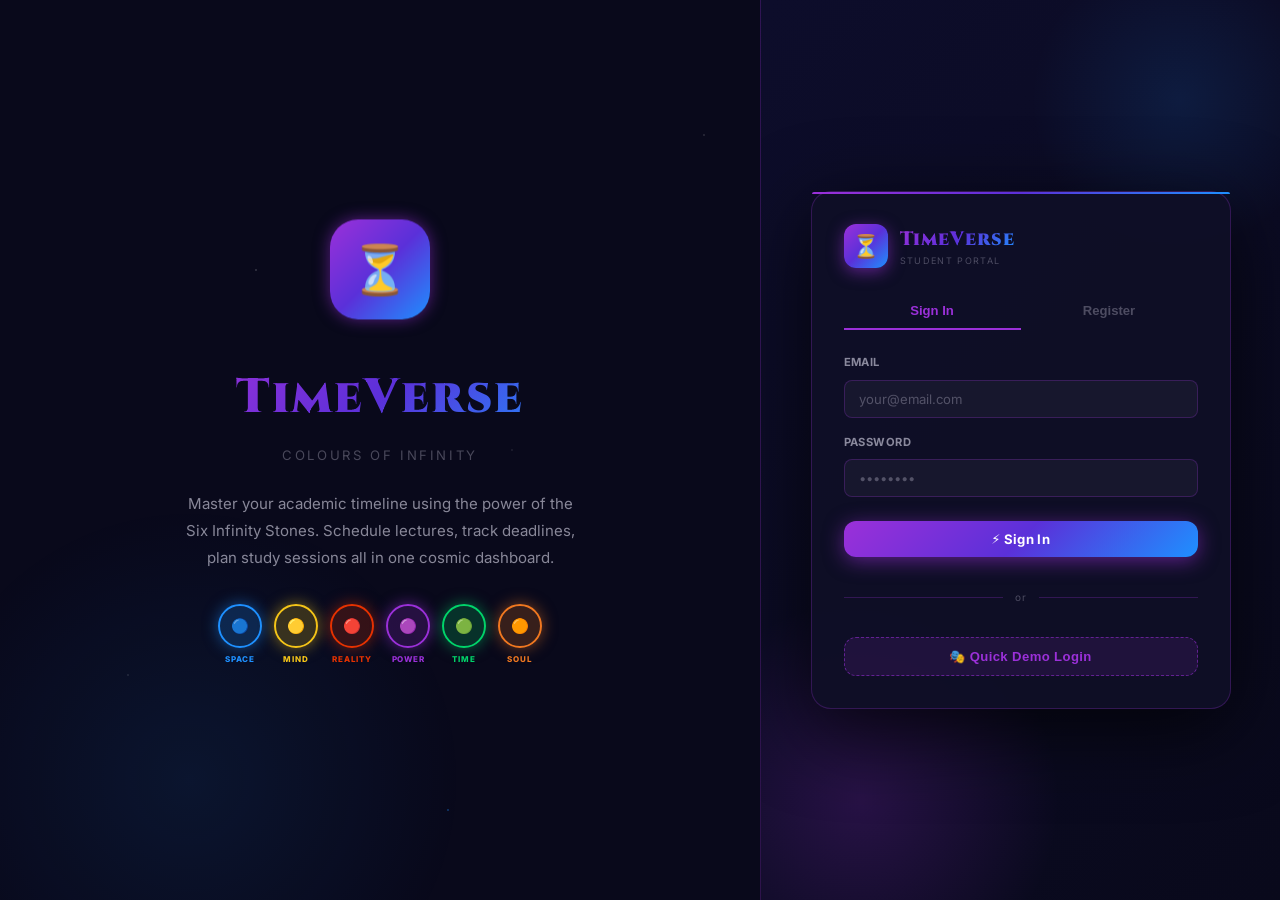
<file: frontend/index.html>
﻿<!DOCTYPE html>
<html lang="en">

<head>
  <meta charset="UTF-8" />
  <meta name="viewport" content="width=device-width, initial-scale=1.0" />
  <title>TimeVerse — Colours of Infinity</title>
  <link rel="preconnect" href="https://fonts.googleapis.com" />
  <link rel="stylesheet" href="css/global.css?v=3.3" />
  <link rel="stylesheet" href="css/pages/index.css?v=3.3" />
</head>

<body>
  <div class="bg-blobs"></div>
  <div class="splash">
    <div class="splash-logo">⏳</div>
    <div class="splash-name">TimeVerse</div>
    <div class="splash-sub">Colours of Infinity</div>
    <div class="stones-preview">
      <div class="sp-stone sp-stone--space"></div>
      <div class="sp-stone sp-stone--mind"></div>
      <div class="sp-stone sp-stone--reality"></div>
      <div class="sp-stone sp-stone--power"></div>
      <div class="sp-stone sp-stone--time"></div>
      <div class="sp-stone sp-stone--soul"></div>
    </div>
    <div class="spinner splash-spinner"></div>
  </div>

  <script src="js/api.js?v=3.3"></script>
  <script src="js/pages/index.js?v=3.3"></script>
</body>

</html>
</file>
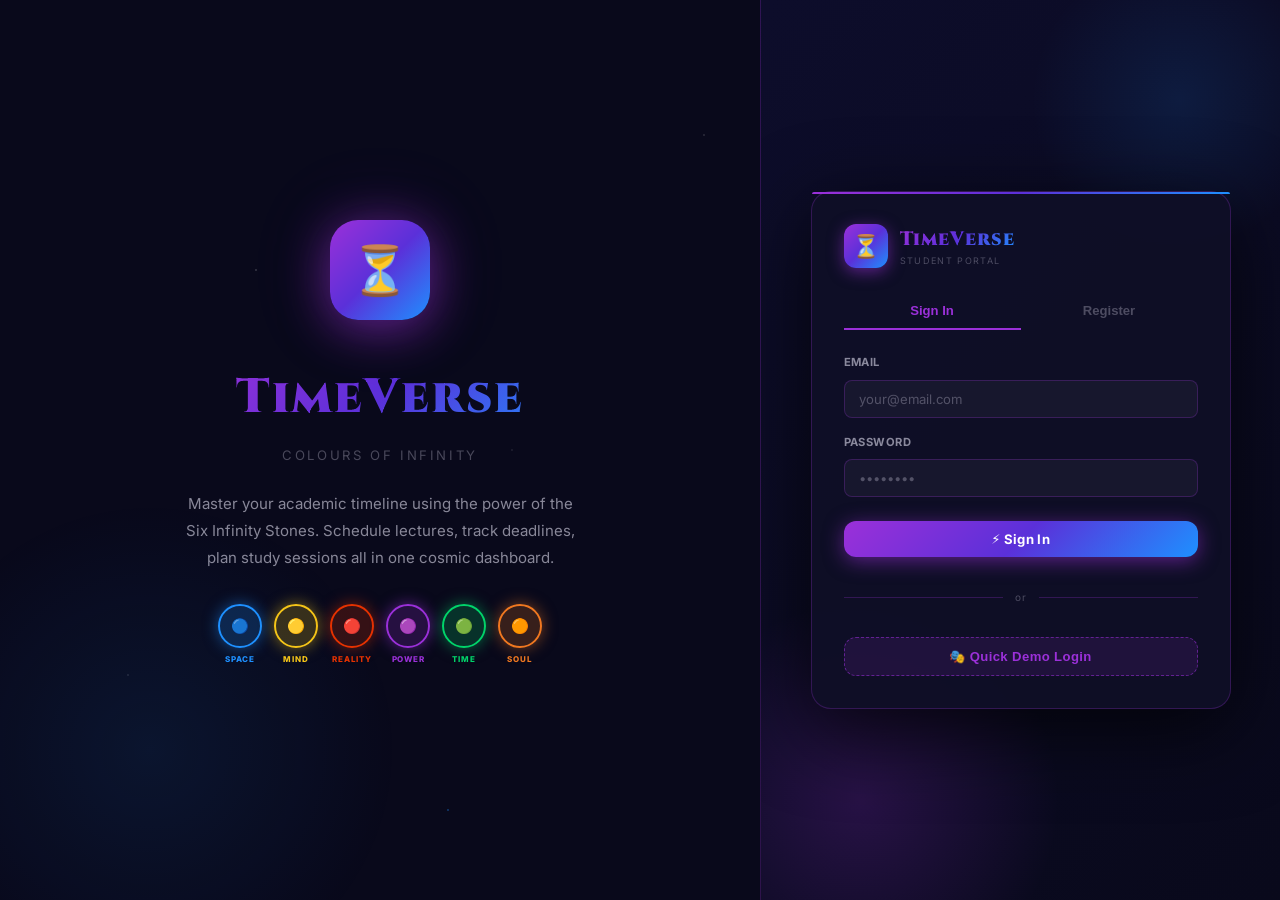
<file: frontend/pages/courses.html>
﻿<!DOCTYPE html>
<html lang="en">
<head>
  <meta charset="UTF-8" />
  <meta name="viewport" content="width=device-width, initial-scale=1.0" />
  <title>TimeVerse — My Courses</title>
  <meta name="description" content="Manage your enrolled courses — TimeVerse" />
  <link rel="preconnect" href="https://fonts.googleapis.com" />
  <link rel="stylesheet" href="../css/global.css?v=3.3" />
  <link rel="stylesheet" href="../css/components.css?v=3.3" />
  <link rel="stylesheet" href="../css/pages/courses.css?v=3.3" />
</head>
<body>

<!-- Loading Screen -->
<div id="loading-screen" class="loading-screen">
  <div class="spinner spinner-lg"></div>
  <p class="text-muted loading-msg">Loading your courses…</p>
</div>
<div class="bg-blobs"></div>

<!-- App Layout -->
<div class="app-layout" id="app">
  <div class="main-content">
    <main class="page-container page-enter" id="page-main">

      <!-- Page Header -->
      <div class="courses-page-header">
        <div>
          <h1>📚 My Courses</h1>
          <p>Manage your enrolled courses &amp; curriculum</p>
        </div>
        <button class="btn btn-primary" onclick="openAddCourse()">
          <span class="btn-icon-prefix">＋</span> Add Course
        </button>
      </div>

      <!-- Stats Row -->
      <div class="courses-stats stagger" id="courses-stats">
        <div class="stat-card">
          <div class="stat-icon blue">📚</div>
          <div>
            <div class="stat-value" id="stat-total">—</div>
            <div class="stat-label">Total Courses</div>
          </div>
        </div>
        <div class="stat-card">
          <div class="stat-icon purple">🗓️</div>
          <div>
            <div class="stat-value" id="stat-lectures">—</div>
            <div class="stat-label">Scheduled Lectures</div>
          </div>
        </div>
        <div class="stat-card">
          <div class="stat-icon red">📝</div>
          <div>
            <div class="stat-value" id="stat-exams">—</div>
            <div class="stat-label">Upcoming Exams</div>
          </div>
        </div>
      </div>

      <!-- Course Cards Grid -->
      <div class="courses-grid stagger" id="courses-grid">
        <div class="courses-empty empty-state">
          <div class="empty-icon">📭</div>
          <div class="empty-title">No courses yet</div>
          <div class="empty-desc">Click "Add Course" to enroll in your first course.</div>
        </div>
      </div>

    </main>
  </div>
</div>

<!-- Toast -->
<div id="toast-container"></div>

<!-- Add / Edit Course Modal -->
<div class="modal-overlay hidden" id="course-modal" onclick="closeModalOnOverlay(event)">
  <div class="modal modal-courses-dialog">
    <div class="modal-header">
      <h2 class="modal-title" id="course-modal-title">Add New Course</h2>
      <button class="modal-close" onclick="closeModal('course-modal')">✕</button>
    </div>
    <div class="modal-body modal-courses-body">

      <div class="banner-preview" id="banner-preview">
        <span id="banner-emoji-preview">📚</span>
      </div>

      <div class="form-group">
        <label class="form-label">Course Name *</label>
        <input type="text" id="c-name" class="form-input" placeholder="e.g. Data Structures &amp; Algorithms" />
      </div>

      <div class="form-group">
        <label class="form-label">Description / Syllabus</label>
        <textarea id="c-desc" class="form-textarea" placeholder="Key concepts, syllabus topics, and notes…"></textarea>
      </div>

    </div>
    <div class="modal-footer">
      <button class="btn btn-ghost" onclick="closeModal('course-modal')">Cancel</button>
      <button class="btn btn-primary" id="save-course-btn" onclick="saveCourse()">Save Course</button>
    </div>
  </div>
</div>

<!-- Course Details Modal -->
<div class="modal-overlay hidden" id="course-details-modal" onclick="closeModalOnOverlay(event)">
  <div class="modal modal-courses-dialog">
    <div class="modal-header">
      <h2 class="modal-title" id="details-course-name">Course Details</h2>
      <button class="modal-close" onclick="closeModal('course-details-modal')">✕</button>
    </div>
    <div class="modal-body modal-courses-body" id="details-course-body">
      <!-- Populated dynamically -->
    </div>
    <div class="modal-footer">
      <button class="btn btn-primary" onclick="closeModal('course-details-modal')">Close</button>
    </div>
  </div>
</div>

<script src="../js/api.js?v=3.3"></script>
<script src="../js/utils.js?v=3.3"></script>
<script src="../js/pages/courses.js?v=3.3"></script>
</body>
</html>
</file>
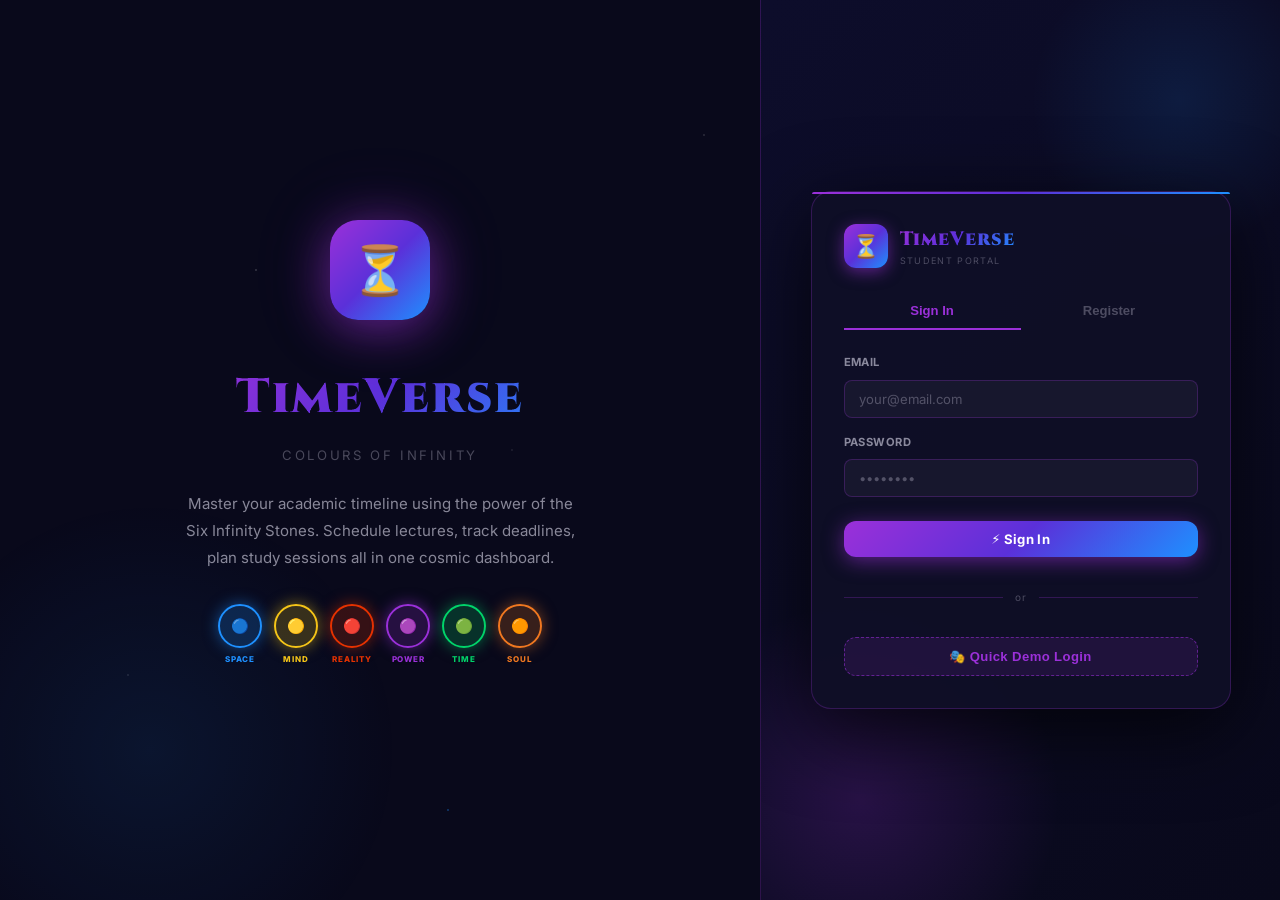
<file: frontend/pages/dashboard.html>
﻿<!DOCTYPE html>
<html lang="en">
<head>
  <meta charset="UTF-8" />
  <meta name="viewport" content="width=device-width, initial-scale=1.0" />
  <title>TimeVerse — Dashboard</title>
  <meta name="description" content="Your cosmic study command center — TimeVerse Dashboard" />
  <link rel="preconnect" href="https://fonts.googleapis.com" />
  <link rel="stylesheet" href="../css/global.css?v=3.3" />
  <link rel="stylesheet" href="../css/components.css?v=3.3" />
  <link rel="stylesheet" href="../css/pages/dashboard.css?v=3.3" />
</head>
<body>
<div id="loading-screen" class="loading-screen">
  <div class="spinner spinner-lg"></div>
  <p class="text-muted loading-msg">Powering up the Infinity Stones…</p>
</div>
<div class="bg-blobs"></div>

<div class="app-layout" id="app">
  <div class="main-content">
    <main class="page-container page-enter" id="page-main">

      <!-- Hero Banner -->
      <div class="hero-banner">
        <div class="hero-text">
          <div class="hero-greeting" id="greeting-text">Good Morning, Student</div>
          <div class="hero-sub" id="hero-date">Loading…</div>
        </div>
        <div class="hero-stones">
          <div class="hero-stone hero-stone--space">🔵</div>
          <div class="hero-stone hero-stone--mind">🟡</div>
          <div class="hero-stone hero-stone--reality">🔴</div>
          <div class="hero-stone hero-stone--power">🟣</div>
          <div class="hero-stone hero-stone--time">🟢</div>
          <div class="hero-stone hero-stone--soul">🟠</div>
        </div>
      </div>

      <!-- Stats Grid -->
      <div class="stats-grid stagger" id="stats-grid">
        <div class="stat-card">
          <div class="stat-icon purple">📚</div>
          <div>
            <div class="stat-value" id="stat-courses">—</div>
            <div class="stat-label">Total Courses</div>
          </div>
        </div>
        <div class="stat-card">
          <div class="stat-icon orange">📋</div>
          <div>
            <div class="stat-value" id="stat-tasks">—</div>
            <div class="stat-label">Pending Tasks</div>
          </div>
        </div>
        <div class="stat-card">
          <div class="stat-icon red">📝</div>
          <div>
            <div class="stat-value" id="stat-exams">—</div>
            <div class="stat-label">Upcoming Exams</div>
          </div>
        </div>
        <div class="stat-card">
          <div class="stat-icon green">✅</div>
          <div>
            <div class="stat-value" id="stat-done">—</div>
            <div class="stat-label">Completed Tasks</div>
          </div>
        </div>
      </div>

      <!-- Main Content Grid -->
      <div class="content-grid">

        <!-- Left Column: Today's Schedule & Recent Notifications -->
        <div class="left-col">
          <!-- Today's Schedule -->
          <div class="card">
            <div class="card-header">
              <div>
                <div class="card-title">📅 Today's Schedule</div>
                <div class="card-subtitle" id="today-label">Loading…</div>
              </div>
              <a href="schedule.html" class="btn btn-sm btn-ghost">View All →</a>
            </div>
            <div class="timeline-wrap stagger" id="today-timeline">
              <div class="empty-state empty-state--padded">
                <div class="empty-icon">🗓️</div>
                <div class="empty-title">No events today</div>
                <div class="empty-desc">You're free to study!</div>
              </div>
            </div>
          </div>

          <!-- Recent Notifications -->
          <div class="card">
            <div class="card-header">
              <div>
                <div class="card-title">🔔 Recent Notifications</div>
                <div class="card-subtitle">Latest updates &amp; reminders</div>
              </div>
              <button class="btn btn-sm btn-ghost" onclick="markAllNotifRead()">Mark all read</button>
            </div>
            <div class="notif-feed-list" id="dashboard-notif-list">
              <div class="empty-state empty-state--padded-sm">
                <div class="empty-icon">🔔</div>
                <div class="empty-title">All caught up!</div>
              </div>
            </div>
          </div>
        </div>

        <!-- Right Column: Progress & Deadlines -->
        <div class="right-col">

          <!-- Progress Ring -->
          <div class="card ring-card">
            <div class="card-header ring-card-header">
              <div class="card-title">Task Progress</div>
            </div>
            <div class="progress-block">
              <div class="progress-ring-container">
                <svg width="120" height="120">
                  <circle class="progress-ring-bg" cx="60" cy="60" r="50" fill="none" stroke-width="8"/>
                  <circle class="progress-ring-fill" cx="60" cy="60" r="50" fill="none" stroke-width="8"
                    stroke-dasharray="314" stroke-dashoffset="314" id="ring-fill"/>
                </svg>
                <div class="progress-ring-label">
                  <div class="progress-ring-pct" id="ring-pct">0%</div>
                  <div class="progress-ring-sub">Done</div>
                </div>
              </div>
              <div class="ring-labels">
                <div class="ring-label-item">
                  <div class="ring-label-val text-time" id="ring-done">0</div>
                  <div class="ring-label-txt">Completed</div>
                </div>
                <div class="ring-label-item">
                  <div class="ring-label-val text-soul" id="ring-total">0</div>
                  <div class="ring-label-txt">Total</div>
                </div>
              </div>
            </div>
          </div>

          <!-- Upcoming Deadlines -->
          <div class="card">
            <div class="card-header">
              <div class="card-title">⏰ Upcoming Deadlines</div>
              <a href="tasks.html" class="btn btn-sm btn-ghost">All →</a>
            </div>
            <div class="deadline-list" id="deadline-list">
              <div class="empty-state empty-state--padded-sm">
                <div class="empty-icon">🎉</div>
                <div class="empty-title">No upcoming deadlines</div>
              </div>
            </div>
          </div>

        </div>
      </div>

    </main>
  </div>
</div>

<div id="toast-container"></div>

<script src="../js/api.js?v=3.3"></script>
<script src="../js/utils.js?v=3.3"></script>
<script src="../js/pages/dashboard.js?v=3.3"></script>
</body>
</html>
</file>
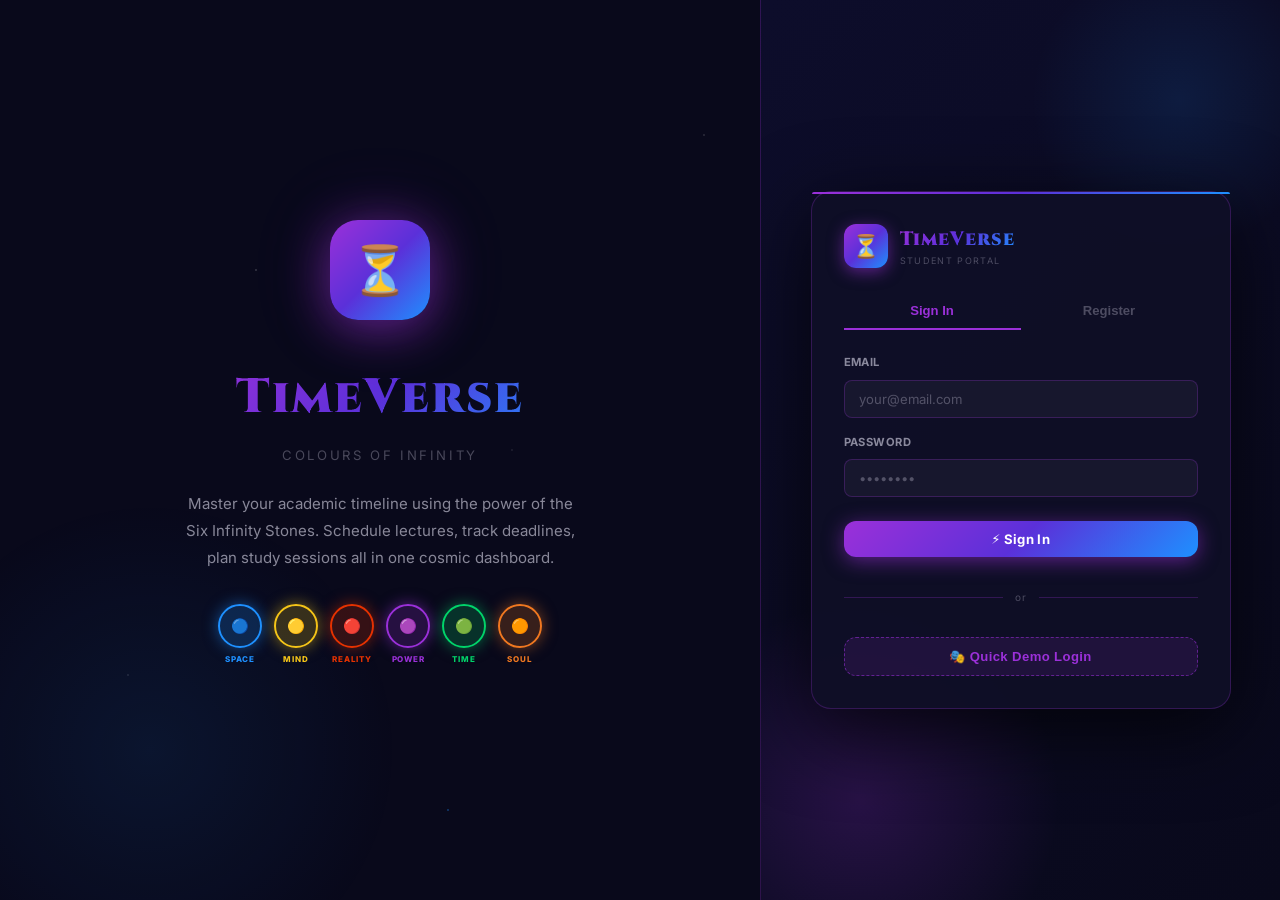
<file: frontend/pages/login.html>
﻿<!DOCTYPE html>
<html lang="en">

<head>
  <meta charset="UTF-8" />
  <meta name="viewport" content="width=device-width, initial-scale=1.0" />
  <title>TimeVerse — Sign In</title>
  <meta name="description" content="Sign in to TimeVerse — the Marvel-themed student scheduling app" />
  <link rel="preconnect" href="https://fonts.googleapis.com" />
  <link rel="stylesheet" href="../css/global.css?v=3.3" />
  <link rel="stylesheet" href="../css/pages/login.css?v=3.3" />
</head>

<body>
  <div class="bg-blobs"></div>

  <!-- Hero side -->
  <div class="login-left">
    <div class="hero-content">
      <div class="hero-logo-wrap">
        <div class="hero-logo">⏳</div>
      </div>
      <div class="hero-title">TimeVerse</div>
      <div class="hero-subtitle">Colours of Infinity</div>
      <p class="hero-desc">
        Master your academic timeline using the power of the<br />
        Six Infinity Stones. Schedule lectures, track deadlines,<br />
        plan study sessions all in one cosmic dashboard.
      </p>

      <div class="stones-row">
        <div class="stone stone-sp" data-name="Space">🔵</div>
        <div class="stone stone-mi" data-name="Mind">🟡</div>
        <div class="stone stone-re" data-name="Reality">🔴</div>
        <div class="stone stone-po" data-name="Power">🟣</div>
        <div class="stone stone-ti" data-name="Time">🟢</div>
        <div class="stone stone-so" data-name="Soul">🟠</div>
      </div>
    </div>
  </div>

  <!-- Form side -->
  <div class="login-right">
    <div class="form-card">
      <div class="form-card-logo">
        <div class="form-card-logo-icon">⏳</div>
        <div class="form-card-logo-text">
          <div class="name">TimeVerse</div>
          <div class="sub">Student Portal</div>
        </div>
      </div>

      <!-- Tabs -->
      <div class="auth-tabs">
        <button class="auth-tab-btn active" id="tab-login-btn" onclick="switchTab('login')">Sign In</button>
        <button class="auth-tab-btn" id="tab-register-btn" onclick="switchTab('register')">Register</button>
      </div>

      <!-- Sign In Form -->
      <div class="tab-panel active" id="panel-login">
        <div class="form-group">
          <label class="form-label">Email</label>
          <input id="login-email" type="email" class="form-input" placeholder="your@email.com" autocomplete="email" />
        </div>
        <div class="form-group">
          <label class="form-label">Password</label>
          <input id="login-password" type="password" class="form-input" placeholder="••••••••" />
        </div>
        <button class="btn btn-primary btn-full" onclick="handleLogin()" id="login-btn">
          ⚡ Sign In
        </button>
        <div class="divider"><span>or</span></div>
        <button class="demo-btn" onclick="demoLogin()">🎭 Quick Demo Login</button>
      </div>

      <!-- Register Form -->
      <div class="tab-panel" id="panel-register">
        <div class="form-group">
          <label class="form-label">Full Name</label>
          <input id="reg-name" type="text" class="form-input" placeholder="Tony Stark" />
        </div>
        <div class="form-group">
          <label class="form-label">Email</label>
          <input id="reg-email" type="email" class="form-input" placeholder="your@email.com" />
        </div>
        <div class="form-group">
          <label class="form-label">Password</label>
          <input id="reg-password" type="password" class="form-input" placeholder="Min. 6 characters" />
        </div>
        <div class="form-group">
          <label class="form-label">Confirm Password</label>
          <input id="reg-confirm" type="password" class="form-input" placeholder="Re-enter password" />
        </div>
        <button class="btn btn-primary btn-full" onclick="handleRegister()" id="reg-btn">
          🚀 Create Account
        </button>
      </div>

    </div>
  </div>

  <div id="toast-container"></div>

  <script src="../js/api.js?v=3.3"></script>
  <script src="../js/utils.js?v=3.3"></script>
  <script src="../js/pages/login.js?v=3.3"></script>
</body>

</html>
</file>
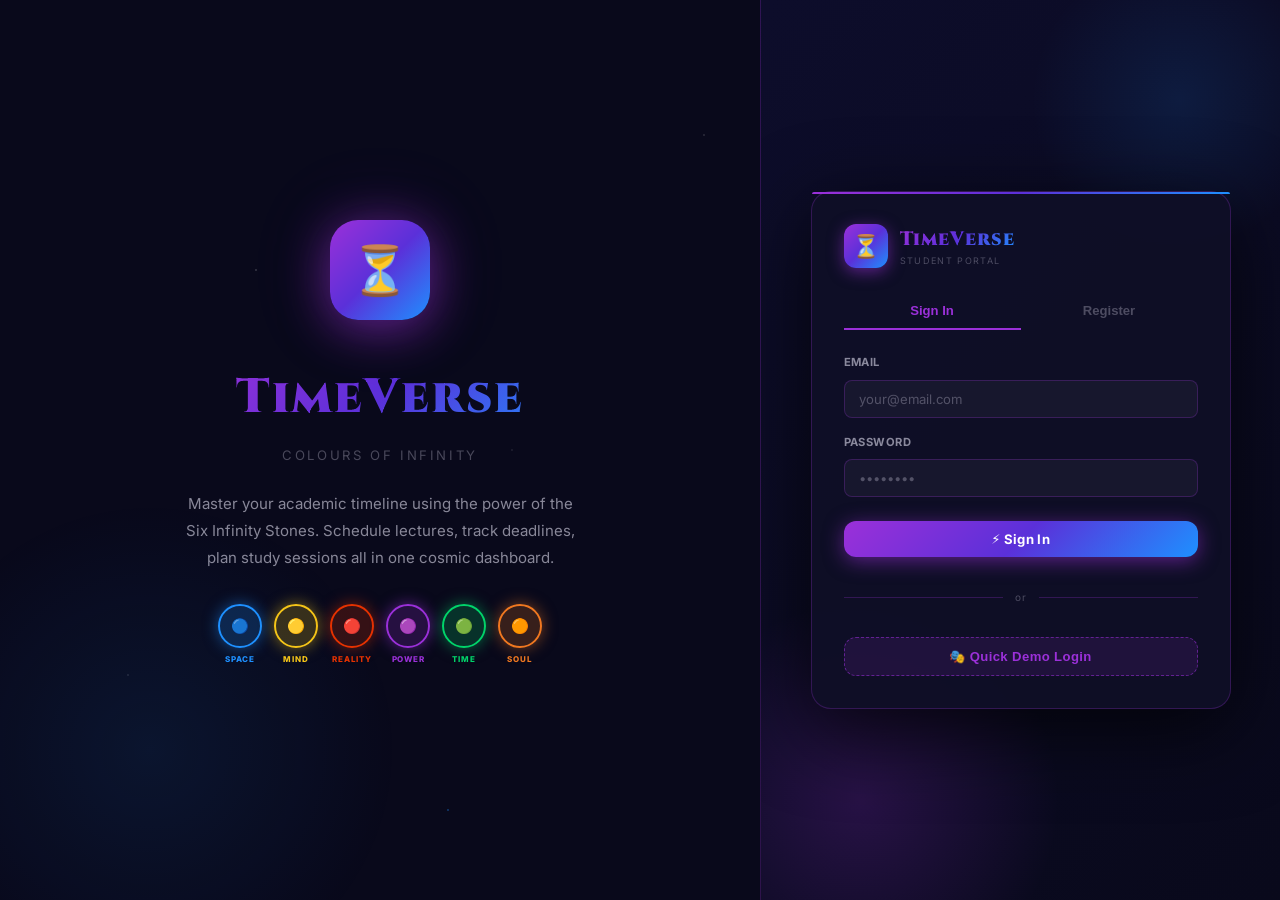
<file: frontend/pages/profile.html>
﻿<!DOCTYPE html>
<html lang="en">
<head>
  <meta charset="UTF-8" />
  <meta name="viewport" content="width=device-width, initial-scale=1.0" />
  <title>TimeVerse — Profile &amp; Notifications</title>
  <meta name="description" content="Manage your profile, account settings, and notifications" />
  <link rel="preconnect" href="https://fonts.googleapis.com" />
  <link rel="stylesheet" href="../css/global.css?v=3.3" />
  <link rel="stylesheet" href="../css/components.css?v=3.3" />
  <link rel="stylesheet" href="../css/pages/profile.css?v=3.3" />
</head>
<body>
<div id="loading-screen" class="loading-screen">
  <div class="spinner spinner-lg"></div>
  <p class="text-muted loading-msg">Loading your profile…</p>
</div>
<div class="bg-blobs"></div>

<div class="app-layout" id="app">
  <div class="main-content">
    <main class="page-container page-enter" id="page-main">

      <div class="page-header">
        <div class="page-header-left">
          <h1>👤 Profile &amp; Notifications</h1>
          <p>Manage account settings and view system reminders</p>
        </div>
      </div>

      <div class="profile-grid">

        <!-- Left Column: Profile Card & Danger Zone -->
        <div class="profile-column-stack">
          <div class="profile-card">
            <div class="profile-cover"></div>
            <div class="profile-avatar-wrap">
              <div class="profile-avatar-big" id="profile-avatar">U</div>
            </div>
            <div class="profile-info">
              <div class="profile-name" id="profile-name">Student</div>
              <div class="profile-uni" id="profile-email"></div>
            </div>

            <div class="profile-mini-stats">
              <div class="mini-stat">
                <div class="mini-stat-val" id="mini-courses">—</div>
                <div class="mini-stat-lbl">Courses</div>
              </div>
              <div class="mini-stat">
                <div class="mini-stat-val" id="mini-tasks">—</div>
                <div class="mini-stat-lbl">Pending</div>
              </div>
            </div>
          </div>

          <!-- Danger Zone -->
          <div class="card danger-card">
            <div class="card-header">
              <div class="card-title danger-title">⚠️ Account Actions</div>
            </div>
            <p class="text-muted text-sm danger-desc">
              Sign out from this session on this browser.
            </p>
            <button class="btn btn-danger" onclick="handleLogout()">🚪 Log Out</button>
          </div>
        </div>

        <!-- Right Column: Notifications Center (Image 1 Item 10) -->
        <div class="profile-column-stack">

          <!-- Notifications Center -->
          <div class="card">
            <div class="card-header">
              <div>
                <div class="card-title">🔔 Notifications Center</div>
                <div class="card-subtitle" id="notif-count-subtitle">Loading…</div>
              </div>
              <button class="btn btn-sm btn-ghost" onclick="markAllNotifsRead()">Mark all read</button>
            </div>

            <!-- Filters: All, Exam Reminders, Task Reminders -->
            <div class="tabs profile-tabs">
              <button class="tab-btn active" data-filter="all" onclick="filterNotifs('all', this)">All</button>
              <button class="tab-btn" data-filter="exam" onclick="filterNotifs('exam', this)">📝 Exam Reminders</button>
              <button class="tab-btn" data-filter="task" onclick="filterNotifs('task', this)">⏰ Task Reminders</button>
            </div>

            <!-- Notification List -->
            <div class="profile-settings-stack" id="profile-notif-list">
              <div class="empty-state empty-state--padded">
                <div class="empty-icon">🔔</div>
                <div class="empty-title">No notifications yet</div>
              </div>
            </div>
          </div>

        </div>

      </div>
    </main>
  </div>
</div>

<div id="toast-container"></div>

<script src="../js/api.js?v=3.3"></script>
<script src="../js/utils.js?v=3.3"></script>
<script src="../js/pages/profile.js?v=3.3"></script>
</body>
</html>
</file>
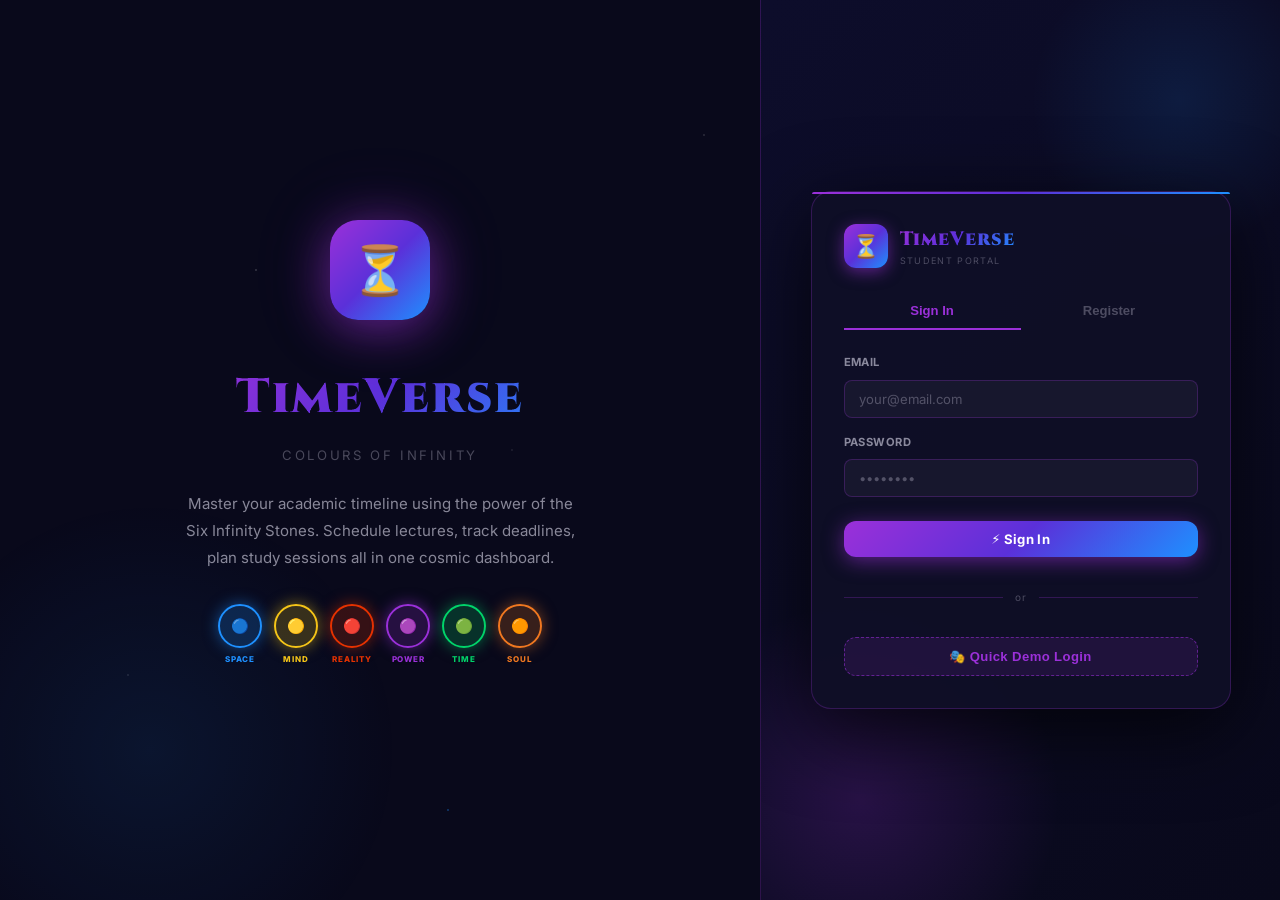
<file: frontend/pages/schedule.html>
﻿<!DOCTYPE html>
<html lang="en">
<head>
  <meta charset="UTF-8" />
  <meta name="viewport" content="width=device-width, initial-scale=1.0" />
  <title>TimeVerse — Schedule &amp; Exams</title>
  <meta name="description" content="Weekly lecture timetable and upcoming exam countdown" />
  <link rel="preconnect" href="https://fonts.googleapis.com" />
  <link rel="stylesheet" href="../css/global.css?v=3.3" />
  <link rel="stylesheet" href="../css/components.css?v=3.3" />
  <link rel="stylesheet" href="../css/pages/schedule.css?v=3.3" />
</head>
<body>
<div id="loading-screen" class="loading-screen">
  <div class="spinner spinner-lg"></div>
  <p class="text-muted loading-msg">Loading your schedule &amp; exams…</p>
</div>
<div class="bg-blobs"></div>

<div class="app-layout" id="app">
  <div class="main-content">
    <main class="page-container page-enter" id="page-main">

      <div class="page-header">
        <div class="page-header-left">
          <h1>📅 My Schedule &amp; Exams</h1>
          <p>Weekly lecture timetable &amp; exam management</p>
        </div>
        <div class="btn-row">
          <button class="btn btn-secondary" onclick="openAddExam()">📝 Add Exam</button>
          <button class="btn btn-primary" onclick="openAddLecture()">＋ Add Lecture</button>
        </div>
      </div>

      <div class="schedule-grid">

        <!-- Weekly Timetable -->
        <div>
          <div class="card timetable-card">
            <div class="card-header timetable-card-header">
              <div class="card-title">🗓️ Weekly Timetable</div>
            </div>
            <div class="week-header" id="week-header"></div>
            <div class="week-body" id="week-body"></div>
          </div>
        </div>

        <!-- Exams Panel -->
        <div class="exams-side-col">
          <div class="card">
            <div class="card-header">
              <div>
                <div class="card-title">📝 Upcoming Exams</div>
                <div class="card-subtitle" id="exam-count-label">Loading…</div>
              </div>
            </div>
            <div class="exam-list-container" id="exam-list">
              <div class="empty-state empty-state--padded">
                <div class="empty-icon">📝</div>
                <div class="empty-title">No exams scheduled</div>
                <div class="empty-desc">Add an exam to track its countdown</div>
              </div>
            </div>
          </div>
        </div>

      </div>
    </main>
  </div>
</div>

<!-- Lecture Modal (Connected to /api/Schedules) -->
<div class="modal-overlay hidden" id="lecture-modal" onclick="closeModalOnOverlay(event)">
  <div class="modal">
    <div class="modal-header">
      <h2 class="modal-title" id="lecture-modal-title">Add Lecture Schedule</h2>
      <button class="modal-close" onclick="closeModal('lecture-modal')">✕</button>
    </div>
    <div class="modal-body">
      <div class="form-group">
        <label class="form-label">Course *</label>
        <select id="lec-course" class="form-select"></select>
      </div>
      <div class="form-group">
        <label class="form-label">Lecture Title / Topic</label>
        <input type="text" id="lec-title" class="form-input" placeholder="e.g. Algorithms Lecture" />
      </div>
      <div class="form-row">
        <div class="form-group">
          <label class="form-label">Day of Week *</label>
          <select id="lec-day" class="form-select">
            <option value="0">Sunday</option>
            <option value="1" selected>Monday</option>
            <option value="2">Tuesday</option>
            <option value="3">Wednesday</option>
            <option value="4">Thursday</option>
            <option value="5">Friday</option>
            <option value="6">Saturday</option>
          </select>
        </div>
        <div class="form-group">
          <label class="form-label">Location / Room</label>
          <input type="text" id="lec-loc" class="form-input" placeholder="Hall B-204" />
        </div>
      </div>
      <div class="form-row">
        <div class="form-group">
          <label class="form-label">Start Time *</label>
          <input type="time" id="lec-start" class="form-input" value="09:00" />
        </div>
        <div class="form-group">
          <label class="form-label">End Time *</label>
          <input type="time" id="lec-end" class="form-input" value="11:00" />
        </div>
      </div>
    </div>
    <div class="modal-footer">
      <button class="btn btn-ghost" onclick="closeModal('lecture-modal')">Cancel</button>
      <button class="btn btn-primary" id="save-lecture-btn" onclick="saveLecture()">Save Schedule</button>
    </div>
  </div>
</div>

<!-- Exam Modal (Connected to /api/Exams) -->
<div class="modal-overlay hidden" id="exam-modal" onclick="closeModalOnOverlay(event)">
  <div class="modal">
    <div class="modal-header">
      <h2 class="modal-title" id="exam-modal-title">Add Exam</h2>
      <button class="modal-close" onclick="closeModal('exam-modal')">✕</button>
    </div>
    <div class="modal-body">
      <div class="form-group">
        <label class="form-label">Course *</label>
        <select id="ex-course" class="form-select"></select>
      </div>
      <div class="form-group">
        <label class="form-label">Exam Title *</label>
        <input type="text" id="ex-title" class="form-input" placeholder="Midterm Exam / Final Exam" />
      </div>
      <div class="form-row">
        <div class="form-group">
          <label class="form-label">Exam Date *</label>
          <input type="date" id="ex-date" class="form-input" />
        </div>
        <div class="form-group">
          <label class="form-label">Location</label>
          <input type="text" id="ex-loc" class="form-input" placeholder="Exam Hall A" />
        </div>
      </div>
      <div class="form-group">
        <label class="form-label">Notes &amp; Syllabus</label>
        <input type="text" id="ex-notes" class="form-input" placeholder="Chapters 1-5, Formula sheet allowed" />
      </div>
    </div>
    <div class="modal-footer">
      <button class="btn btn-ghost" onclick="closeModal('exam-modal')">Cancel</button>
      <button class="btn btn-primary" id="save-exam-btn" onclick="saveExam()">Save Exam</button>
    </div>
  </div>
</div>

<div id="toast-container"></div>

<script src="../js/api.js?v=3.3"></script>
<script src="../js/utils.js?v=3.3"></script>
<script src="../js/pages/schedule.js?v=3.3"></script>
</body>
</html>
</file>
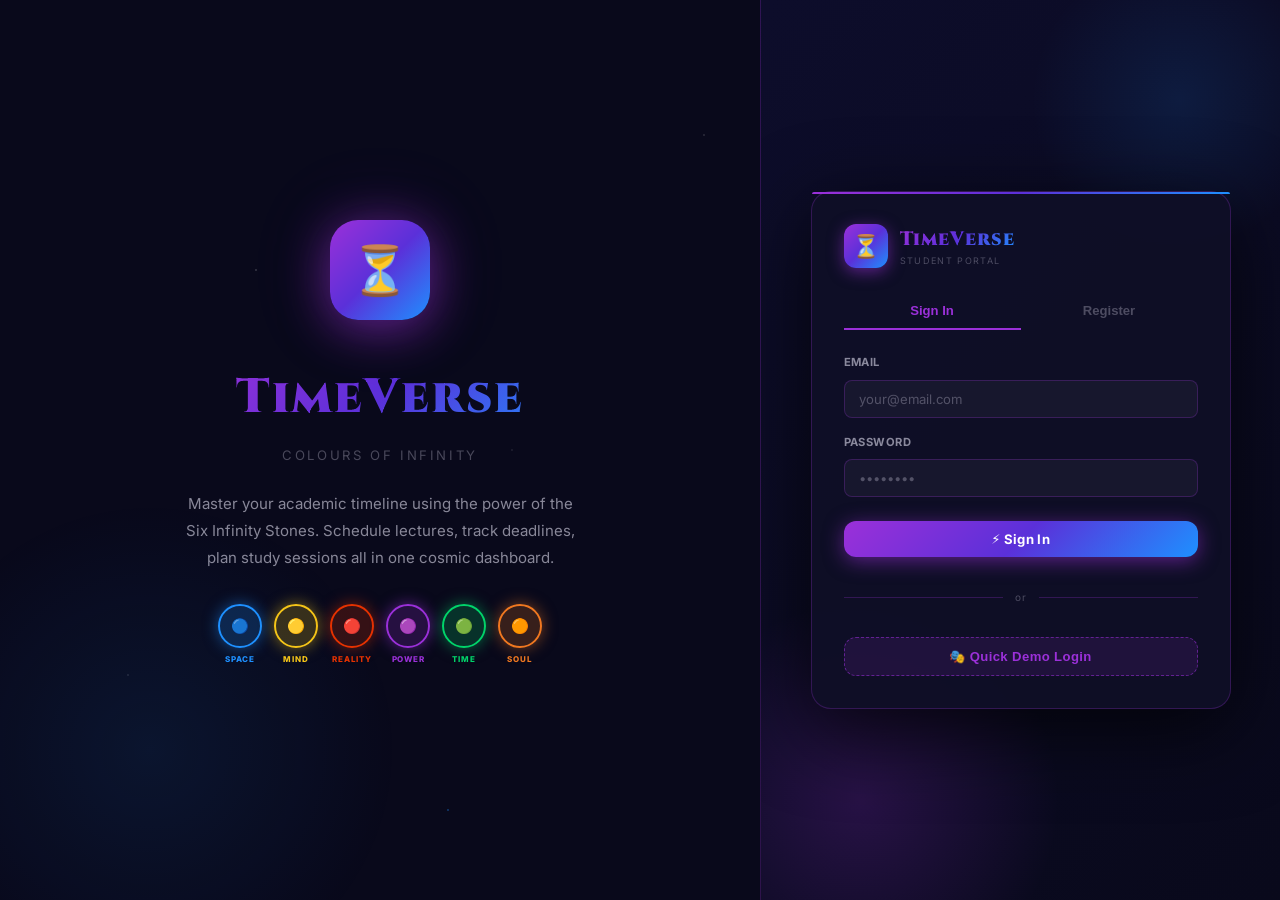
<file: frontend/pages/study-planner.html>
﻿<!DOCTYPE html>
<html lang="en">
<head>
  <meta charset="UTF-8" />
  <meta name="viewport" content="width=device-width, initial-scale=1.0" />
  <title>TimeVerse — Study Plans &amp; Sessions</title>
  <meta name="description" content="Manage study plans, scheduled sessions, and link tasks" />
  <link rel="preconnect" href="https://fonts.googleapis.com" />
  <link rel="stylesheet" href="../css/global.css?v=3.3" />
  <link rel="stylesheet" href="../css/components.css?v=3.3" />
  <link rel="stylesheet" href="../css/pages/study-planner.css?v=3.3" />
</head>
<body>
<div id="loading-screen" class="loading-screen">
  <div class="spinner spinner-lg"></div>
  <p class="text-muted loading-msg">Loading Study Plans &amp; Sessions…</p>
</div>
<div class="bg-blobs"></div>

<div class="app-layout" id="app">
  <div class="main-content">
    <main class="page-container page-enter" id="page-main">

      <div class="page-header">
        <div class="page-header-left">
          <h1>🧠 Study Plans &amp; Sessions</h1>
          <p>Organize academic study plans &amp; track session completion</p>
        </div>
        <div class="btn-row">
          <button class="btn btn-secondary" onclick="openAddPlan()">📋 Create Study Plan</button>
          <button class="btn btn-primary" onclick="openAddSession()">＋ Add Study Session</button>
        </div>
      </div>

      <!-- Stats -->
      <div class="planner-stats stagger">
        <div class="stat-card">
          <div class="stat-icon purple">📋</div>
          <div>
            <div class="stat-value" id="stat-plans">0</div>
            <div class="stat-label">Active Study Plans</div>
          </div>
        </div>
        <div class="stat-card">
          <div class="stat-icon blue">⏱️</div>
          <div>
            <div class="stat-value" id="stat-sessions">0</div>
            <div class="stat-label">Total Sessions</div>
          </div>
        </div>
        <div class="stat-card">
          <div class="stat-icon green">✅</div>
          <div>
            <div class="stat-value" id="stat-completed">0</div>
            <div class="stat-label">Completed Sessions</div>
          </div>
        </div>
      </div>

      <!-- Main Grid -->
      <div class="planner-grid">

        <!-- Left / Sessions List -->
        <div>
          <!-- Study Plan Filter Chips -->
          <div class="filter-group plan-filter-row">
            <span class="filter-label">Filter by Plan:</span>
            <div class="tabs" id="plan-filter-tabs">
              <button class="tab-btn active" onclick="filterByPlan(null, this)">All Plans</button>
            </div>
          </div>

          <div id="sessions-container">
            <div class="empty-state empty-state--padded">
              <div class="empty-icon">🗓️</div>
              <div class="empty-title">No study sessions yet</div>
              <div class="empty-desc">Create a study plan and add your first session.</div>
            </div>
          </div>
        </div>

        <!-- Right / Study Plans Overview Panel -->
        <div class="suggest-panel">
          <div class="suggest-title">📋 Study Plans</div>
          <p class="suggest-desc">
            Define target study periods with start &amp; end dates to stay on track for exams.
          </p>

          <div id="plans-list" class="plans-list-container">
            <!-- Populated dynamically -->
          </div>

          <button class="btn btn-primary btn-full-width" onclick="openAddPlan()">
            ＋ Create New Plan
          </button>
        </div>

      </div>

    </main>
  </div>
</div>

<!-- Create / Edit Study Plan Modal (Connected to /api/StudyPlans) -->
<div class="modal-overlay hidden" id="plan-modal" onclick="closeModalOnOverlay(event)">
  <div class="modal">
    <div class="modal-header">
      <h2 class="modal-title" id="plan-modal-title">Create Study Plan</h2>
      <button class="modal-close" onclick="closeModal('plan-modal')">✕</button>
    </div>
    <div class="modal-body">
      <div class="form-group">
        <label class="form-label">Plan Title *</label>
        <input type="text" id="plan-title" class="form-input" placeholder="e.g. Midterms Preparation Plan" />
      </div>
      <div class="form-row">
        <div class="form-group">
          <label class="form-label">Start Date *</label>
          <input type="date" id="plan-start" class="form-input" />
        </div>
        <div class="form-group">
          <label class="form-label">End Date *</label>
          <input type="date" id="plan-end" class="form-input" />
        </div>
      </div>
    </div>
    <div class="modal-footer">
      <button class="btn btn-ghost" onclick="closeModal('plan-modal')">Cancel</button>
      <button class="btn btn-primary" id="save-plan-btn" onclick="savePlan()">Save Plan</button>
    </div>
  </div>
</div>

<!-- Add / Edit Study Session Modal (Connected to /api/StudySessions) -->
<div class="modal-overlay hidden" id="session-modal" onclick="closeModalOnOverlay(event)">
  <div class="modal">
    <div class="modal-header">
      <h2 class="modal-title" id="sess-modal-title">Add Study Session</h2>
      <button class="modal-close" onclick="closeModal('session-modal')">✕</button>
    </div>
    <div class="modal-body">
      <div class="form-group">
        <label class="form-label">Study Plan *</label>
        <select id="sess-plan" class="form-select"></select>
      </div>
      <div class="form-group">
        <label class="form-label">Link to Task (Optional)</label>
        <select id="sess-task" class="form-select">
          <option value="">None (Independent session)</option>
        </select>
      </div>
      <div class="form-group">
        <label class="form-label">Session Topic / Title *</label>
        <input type="text" id="sess-title" class="form-input" placeholder="e.g. Solving past exams on Trees" />
      </div>
      <div class="form-row">
        <div class="form-group">
          <label class="form-label">Session Date &amp; Time *</label>
          <input type="datetime-local" id="sess-date" class="form-input" />
        </div>
        <div class="form-group">
          <label class="form-label">Duration (Minutes) *</label>
          <input type="number" id="sess-duration" class="form-input" min="15" max="480" step="15" value="60" />
        </div>
      </div>
    </div>
    <div class="modal-footer">
      <button class="btn btn-ghost" onclick="closeModal('session-modal')">Cancel</button>
      <button class="btn btn-primary" id="save-sess-btn" onclick="saveSession()">Save Session</button>
    </div>
  </div>
</div>

<div id="toast-container"></div>

<script src="../js/api.js?v=3.3"></script>
<script src="../js/utils.js?v=3.3"></script>
<script src="../js/pages/study-planner.js?v=3.3"></script>
</body>
</html>
</file>
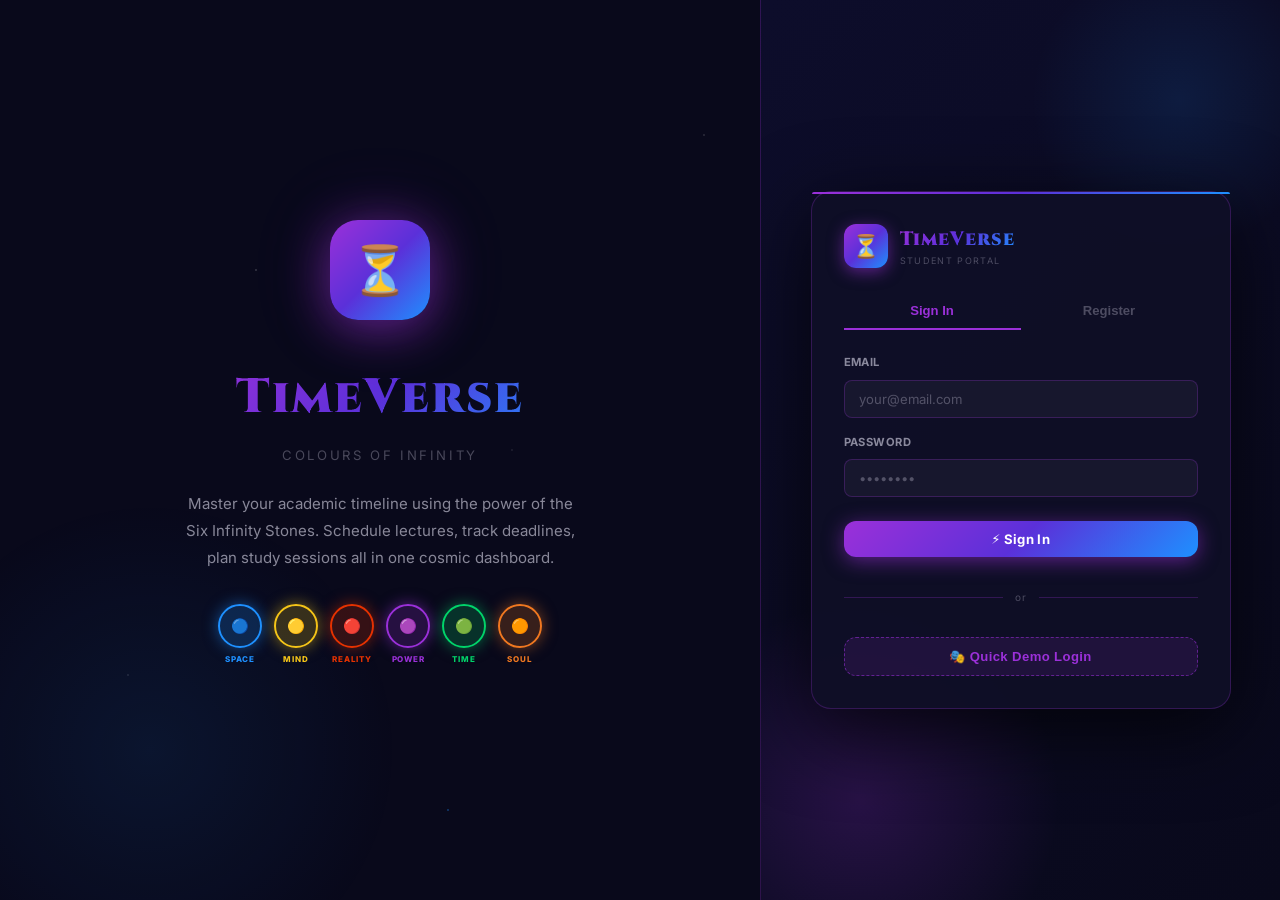
<file: frontend/pages/tasks.html>
﻿<!DOCTYPE html>
<html lang="en">
<head>
  <meta charset="UTF-8" />
  <meta name="viewport" content="width=device-width, initial-scale=1.0" />
  <title>TimeVerse — My Tasks</title>
  <meta name="description" content="Kanban board to track student tasks, deadlines and priorities" />
  <link rel="preconnect" href="https://fonts.googleapis.com" />
  <link rel="stylesheet" href="../css/global.css?v=3.3" />
  <link rel="stylesheet" href="../css/components.css?v=3.3" />
  <link rel="stylesheet" href="../css/pages/tasks.css?v=3.3" />
</head>
<body>
<div id="loading-screen" class="loading-screen">
  <div class="spinner spinner-lg"></div>
  <p class="text-muted loading-msg">Loading your tasks…</p>
</div>
<div class="bg-blobs"></div>

<div class="app-layout" id="app">
  <div class="main-content">
    <main class="page-container page-enter" id="page-main">

      <div class="page-header">
        <div class="page-header-left">
          <h1>✅ My Tasks</h1>
          <p>Track deadlines, prioritize coursework &amp; update progress</p>
        </div>
        <button class="btn btn-primary" onclick="openAddTask()">＋ Add Task</button>
      </div>

      <!-- Filters (Status, Priority, Course, Search) -->
      <div class="filters-bar">
        <div class="filter-group">
          <span class="filter-label">Course:</span>
          <select id="filter-course" class="form-select filter-select" onchange="applyFilters()">
            <option value="">All Courses</option>
          </select>
        </div>
        <div class="filter-group">
          <span class="filter-label">Priority:</span>
          <div class="tabs">
            <button class="tab-btn active" data-priority="" onclick="setPriorityFilter(this, '')">All</button>
            <button class="tab-btn" data-priority="2" onclick="setPriorityFilter(this, '2')">🔴 High</button>
            <button class="tab-btn" data-priority="1" onclick="setPriorityFilter(this, '1')">🟡 Medium</button>
            <button class="tab-btn" data-priority="0" onclick="setPriorityFilter(this, '0')">🟢 Low</button>
          </div>
        </div>
        <div class="search-box search-box--right">
          <span class="search-icon">🔍</span>
          <input type="text" id="task-search" placeholder="Search tasks…" oninput="applyFilters()" />
        </div>
      </div>

      <!-- Kanban Board (Pending, In Progress, Completed) -->
      <div class="kanban">

        <!-- Pending -->
        <div class="kanban-col">
          <div class="kanban-col-header">
            <div class="kanban-col-title">
              <span class="kanban-col-dot kanban-col-dot--power"></span>
              Pending
            </div>
            <span class="badge badge-primary" id="cnt-todo">0</span>
          </div>
          <div class="kanban-cards" id="col-todo"></div>
          <div class="kanban-add-row">
            <button class="kanban-add-btn" onclick="openAddTask(0)">＋ Add task</button>
          </div>
        </div>

        <!-- In Progress -->
        <div class="kanban-col">
          <div class="kanban-col-header">
            <div class="kanban-col-title">
              <span class="kanban-col-dot kanban-col-dot--soul"></span>
              In Progress
            </div>
            <span class="badge badge-soul" id="cnt-progress">0</span>
          </div>
          <div class="kanban-cards" id="col-progress"></div>
          <div class="kanban-add-row">
            <button class="kanban-add-btn" onclick="openAddTask(1)">＋ Add task</button>
          </div>
        </div>

        <!-- Completed -->
        <div class="kanban-col">
          <div class="kanban-col-header">
            <div class="kanban-col-title">
              <span class="kanban-col-dot kanban-col-dot--time"></span>
              Completed
            </div>
            <span class="badge badge-success" id="cnt-done">0</span>
          </div>
          <div class="kanban-cards" id="col-done"></div>
        </div>

      </div>
    </main>
  </div>
</div>

<!-- Add / Edit Task Modal (Connected to /api/StudentTasks) -->
<div class="modal-overlay hidden" id="task-modal" onclick="closeModalOnOverlay(event)">
  <div class="modal">
    <div class="modal-header">
      <h2 class="modal-title" id="task-modal-title">Add New Task</h2>
      <button class="modal-close" onclick="closeModal('task-modal')">✕</button>
    </div>
    <div class="modal-body">
      <div class="form-group">
        <label class="form-label">Task Title *</label>
        <input type="text" id="t-title" class="form-input" placeholder="e.g. Assignment 1 Submission" />
      </div>
      <div class="form-row">
        <div class="form-group">
          <label class="form-label">Course *</label>
          <select id="t-course" class="form-select"></select>
        </div>
        <div class="form-group">
          <label class="form-label">Priority *</label>
          <select id="t-priority" class="form-select">
            <option value="2">🔴 High</option>
            <option value="1" selected>🟡 Medium</option>
            <option value="0">🟢 Low</option>
          </select>
        </div>
      </div>
      <div class="form-row">
        <div class="form-group">
          <label class="form-label">Due Date (Deadline) *</label>
          <input type="date" id="t-due" class="form-input" />
        </div>
        <div class="form-group">
          <label class="form-label">Status</label>
          <select id="t-status" class="form-select">
            <option value="0">Pending</option>
            <option value="1">In Progress</option>
            <option value="2">Completed</option>
          </select>
        </div>
      </div>
      <div class="form-group">
        <label class="form-label">Description / Instructions</label>
        <textarea id="t-desc" class="form-textarea" placeholder="Detailed requirements and guidelines…"></textarea>
      </div>
    </div>
    <div class="modal-footer">
      <button class="btn btn-ghost" onclick="closeModal('task-modal')">Cancel</button>
      <button class="btn btn-primary" id="save-task-btn" onclick="saveTask()">Save Task</button>
    </div>
  </div>
</div>

<div id="toast-container"></div>

<script src="../js/api.js?v=3.3"></script>
<script src="../js/utils.js?v=3.3"></script>
<script src="../js/pages/tasks.js?v=3.3"></script>
</body>
</html>
</file>
<file: frontend/css/global.css>
﻿/* ═══════════════════════════════════════════════════════════════════
   TimeVerse — M-THEME: Colours of Infinity
   Marvel-inspired dark cosmic design system
   ═══════════════════════════════════════════════════════════════════ */

@import url('https://fonts.googleapis.com/css2?family=Cinzel:wght@600;700;900&family=Inter:wght@300;400;500;600;700;800;900&display=swap');

/* ── Infinity Stone Color System ─────────────────────────────────── */
:root {
  /* 6 Stones */
  --stone-space:   #1e90ff;   /* Space Stone  — Blue   */
  --stone-mind:    #f5c518;   /* Mind Stone   — Yellow */
  --stone-reality: #e63200;   /* Reality Stone— Red    */
  --stone-power:   #9b30d9;   /* Power Stone  — Purple */
  --stone-time:    #00d46a;   /* Time Stone   — Green  */
  --stone-soul:    #f07820;   /* Soul Stone   — Orange */

  /* Glows */
  --glow-space:   rgba(30,144,255,.5);
  --glow-mind:    rgba(245,197,24,.5);
  --glow-reality: rgba(230,50,0,.5);
  --glow-power:   rgba(155,48,217,.55);
  --glow-time:    rgba(0,212,106,.5);
  --glow-soul:    rgba(240,120,32,.5);

  /* Cosmic Background */
  --clr-bg:            #09091b;
  --clr-bg-secondary:  #0d0d2b;
  --clr-surface:       #0f0f26;
  --clr-card:          #13132e;
  --clr-card-hover:    #17173a;
  --clr-overlay:       rgba(9,9,27,.75);

  /* Borders — energy lines */
  --clr-border:        rgba(155,48,217,.25);
  --clr-border-hover:  rgba(155,48,217,.55);
  --clr-border-bright: rgba(155,48,217,.85);

  /* Primary = Power Stone */
  --clr-primary:       var(--stone-power);
  --clr-primary-glow:  var(--glow-power);
  --clr-primary-dim:   rgba(155,48,217,.12);

  /* Semantic */
  --clr-success:  var(--stone-time);
  --clr-warning:  var(--stone-mind);
  --clr-danger:   var(--stone-reality);
  --clr-info:     var(--stone-space);
  --clr-accent:   var(--stone-soul);

  /* Text */
  --clr-text:        #f0eeff;
  --clr-text-muted:  rgba(240,238,255,.55);
  --clr-text-faint:  rgba(240,238,255,.28);
  --clr-text-bright: #ffffff;

  /* Gradients */
  --grad-primary: linear-gradient(135deg, #9b30d9 0%, #5b30d9 50%, #1e90ff 100%);
  --grad-card:    linear-gradient(145deg, rgba(19,19,46,.9) 0%, rgba(15,15,38,.95) 100%);
  --grad-hero:    linear-gradient(135deg, #09091b 0%, #120a2e 40%, #0a1540 100%);
  --grad-soul:    linear-gradient(135deg, var(--stone-soul) 0%, var(--stone-mind) 100%);
  --grad-space:   linear-gradient(135deg, var(--stone-power) 0%, var(--stone-space) 100%);
  --grad-time:    linear-gradient(135deg, var(--stone-time) 0%, var(--stone-space) 100%);

  /* Shadows */
  --shadow-sm:   0 2px 8px rgba(0,0,0,.4);
  --shadow-md:   0 4px 24px rgba(0,0,0,.5);
  --shadow-lg:   0 8px 48px rgba(0,0,0,.6);
  --shadow-glow: 0 0 24px var(--clr-primary-glow);
  --shadow-card: 0 2px 20px rgba(0,0,0,.45), inset 0 1px 0 rgba(255,255,255,.04);

  /* Spacing */
  --sp-1: 4px;  --sp-2: 8px;   --sp-3: 12px;  --sp-4: 16px;
  --sp-5: 20px; --sp-6: 24px;  --sp-8: 32px;  --sp-10: 40px;
  --sp-12: 48px; --sp-16: 64px;

  /* Radii */
  --r-sm: 4px;  --r-md: 8px;   --r-lg: 12px;  --r-xl: 16px;
  --r-2xl: 20px; --r-3xl: 24px; --r-full: 9999px;

  /* Typography */
  --font-display: 'Cinzel', serif;
  --font-base:    'Inter', system-ui, sans-serif;
  --fs-xs:   0.70rem;
  --fs-sm:   0.82rem;
  --fs-base: 0.94rem;
  --fs-md:   1.05rem;
  --fs-lg:   1.2rem;
  --fs-xl:   1.4rem;
  --fs-2xl:  1.75rem;
  --fs-3xl:  2.25rem;
  --fs-4xl:  3rem;

  /* Transitions — faster, ultra-responsive curves */
  --t-fast: 0.12s cubic-bezier(0.16, 1, 0.3, 1);
  --t-base: 0.18s cubic-bezier(0.16, 1, 0.3, 1);
  --t-slow: 0.28s cubic-bezier(0.16, 1, 0.3, 1);

  /* Layout */
  --sidebar-w:   260px;
  --topbar-h:    64px;
}

/* ── Reset ───────────────────────────────────────────────────────── */
*, *::before, *::after { box-sizing: border-box; margin: 0; padding: 0; }
html { scroll-behavior: smooth; }

body {
  font-family: var(--font-base);
  background: var(--clr-bg);
  color: var(--clr-text);
  font-size: var(--fs-base);
  line-height: 1.6;
  min-height: 100vh;
  overflow-x: hidden;
  position: relative;
}

body.modal-open {
  overflow: hidden !important;
}

/* ── Cosmic Background ──────────────────────────────────────────── */
.bg-blobs {
  position: fixed;
  inset: 0;
  pointer-events: none;
  z-index: 0;
  overflow: hidden;
}
.bg-blobs::before {
  content: '';
  position: absolute;
  width: 600px; height: 600px;
  background: radial-gradient(circle, rgba(155,48,217,.12) 0%, transparent 70%);
  top: -150px; right: -150px;
  animation: nebula-drift 18s ease-in-out infinite alternate;
}
.bg-blobs::after {
  content: '';
  position: absolute;
  width: 500px; height: 500px;
  background: radial-gradient(circle, rgba(30,144,255,.09) 0%, transparent 70%);
  bottom: -100px; left: -100px;
  animation: nebula-drift 22s ease-in-out infinite alternate-reverse;
}

/* Star field */
body::before {
  content: '';
  position: fixed;
  inset: 0;
  z-index: 0;
  pointer-events: none;
  background-image:
    radial-gradient(1px 1px at 20% 30%, rgba(255,255,255,.8) 0%, transparent 100%),
    radial-gradient(1px 1px at 55% 15%, rgba(255,255,255,.6) 0%, transparent 100%),
    radial-gradient(1px 1px at 80% 60%, rgba(255,255,255,.7) 0%, transparent 100%),
    radial-gradient(1px 1px at 10% 75%, rgba(255,255,255,.5) 0%, transparent 100%),
    radial-gradient(1px 1px at 70% 85%, rgba(255,255,255,.6) 0%, transparent 100%),
    radial-gradient(1px 1px at 40% 50%, rgba(255,255,255,.4) 0%, transparent 100%),
    radial-gradient(1.5px 1.5px at 90% 20%, rgba(155,48,217,.9) 0%, transparent 100%),
    radial-gradient(1.5px 1.5px at 35% 90%, rgba(30,144,255,.9) 0%, transparent 100%),
    radial-gradient(1px 1px at 60% 40%, rgba(245,197,24,.7) 0%, transparent 100%);
  opacity: .6;
}

body > .app-layout { position: relative; z-index: 1; }

/* ── Animations ──────────────────────────────────────────────────── */
@keyframes nebula-drift {
  0%   { transform: translate(0, 0) scale(1); }
  100% { transform: translate(40px, 30px) scale(1.1); }
}
@keyframes float {
  0%, 100% { transform: translateY(0); }
  50%       { transform: translateY(-8px); }
}
@keyframes glow-pulse {
  0%, 100% { box-shadow: 0 0 15px var(--clr-primary-glow); }
  50%       { box-shadow: 0 0 35px var(--clr-primary-glow), 0 0 60px rgba(155,48,217,.3); }
}
@keyframes stone-rotate {
  from { transform: rotate(0deg); }
  to   { transform: rotate(360deg); }
}
@keyframes energy-flow {
  0%   { background-position: 0% 50%; }
  50%  { background-position: 100% 50%; }
  100% { background-position: 0% 50%; }
}
@keyframes shimmer {
  0%   { transform: translateX(-100%) skewX(-15deg); }
  100% { transform: translateX(200%) skewX(-15deg); }
}
@keyframes modal-scale-in {
  from { opacity: 0; transform: scale(0.94) translateY(10px); }
  to   { opacity: 1; transform: scale(1) translateY(0); }
}
@keyframes page-enter {
  from { opacity: 0; transform: translateY(12px); }
  to   { opacity: 1; transform: translateY(0); }
}
@keyframes spin {
  to { transform: rotate(360deg); }
}
@keyframes fadeIn {
  from { opacity: 0; }
  to   { opacity: 1; }
}
@keyframes stagger-in {
  from { opacity: 0; transform: translateY(20px); }
  to   { opacity: 1; transform: translateY(0); }
}

/* ── Typography ─────────────────────────────────────────────────── */
h1, h2, h3, h4, h5 {
  font-family: var(--font-base);
  font-weight: 800;
  line-height: 1.25;
  color: var(--clr-text-bright);
}
h1 { font-size: var(--fs-3xl); }
h2 { font-size: var(--fs-2xl); }
h3 { font-size: var(--fs-xl); }
h4 { font-size: var(--fs-lg); }

.display-title {
  font-family: var(--font-display);
  font-size: var(--fs-4xl);
  font-weight: 900;
  letter-spacing: .02em;
  background: var(--grad-primary);
  -webkit-background-clip: text;
  -webkit-text-fill-color: transparent;
  background-clip: text;
}
p { color: var(--clr-text-muted); }
a { color: var(--clr-primary); text-decoration: none; transition: color var(--t-fast); }
a:hover { color: var(--stone-space); }

/* ── Layout ──────────────────────────────────────────────────────── */
.app-layout {
  display: flex;
  min-height: 100vh;
}
.main-content {
  flex: 1;
  margin-right: var(--sidebar-w);
  display: flex;
  flex-direction: column;
  min-height: 100vh;
}
.page-container {
  padding: var(--sp-6) var(--sp-8);
  flex: 1;
  margin-top: var(--topbar-h);
}
.page-enter {
  animation: page-enter .4s ease forwards;
}

/* ── Page Header ─────────────────────────────────────────────────── */
.page-header {
  display: flex;
  align-items: flex-start;
  justify-content: space-between;
  gap: var(--sp-4);
  margin-bottom: var(--sp-8);
  flex-wrap: wrap;
}
.page-header-left h1 {
  font-family: var(--font-display);
  font-size: var(--fs-2xl);
  letter-spacing: .02em;
  background: var(--grad-primary);
  -webkit-background-clip: text;
  -webkit-text-fill-color: transparent;
  background-clip: text;
}
.page-header-left p {
  font-size: var(--fs-sm);
  color: var(--clr-text-muted);
  margin-top: var(--sp-1);
}

/* ── Buttons ─────────────────────────────────────────────────────── */
.btn {
  display: inline-flex;
  align-items: center;
  justify-content: center;
  gap: var(--sp-2);
  padding: 10px 20px;
  border-radius: var(--r-lg);
  font-family: var(--font-base);
  font-size: var(--fs-sm);
  font-weight: 700;
  letter-spacing: .02em;
  border: none;
  cursor: pointer;
  transition: all var(--t-base);
  position: relative;
  overflow: hidden;
  text-decoration: none;
  white-space: nowrap;
}
.btn::after {
  content: '';
  position: absolute;
  top: -50%; left: -60%;
  width: 40%; height: 200%;
  background: rgba(255,255,255,.12);
  transform: skewX(-20deg);
  transition: left var(--t-slow);
}
.btn:hover::after { left: 130%; }

.btn-primary {
  background: var(--grad-primary);
  color: #fff;
  box-shadow: 0 4px 20px var(--clr-primary-glow);
}
.btn-primary:hover {
  transform: translateY(-2px);
  box-shadow: 0 6px 30px var(--clr-primary-glow);
  color: #fff;
}

.btn-secondary {
  background: var(--clr-card);
  color: var(--clr-text);
  border: 1px solid var(--clr-border);
}
.btn-secondary:hover { border-color: var(--clr-primary); background: var(--clr-card-hover); }

.btn-ghost {
  background: transparent;
  color: var(--clr-text-muted);
  border: 1px solid var(--clr-border);
}
.btn-ghost:hover { color: var(--clr-text); border-color: var(--clr-border-hover); }

.btn-danger {
  background: rgba(230,50,0,.15);
  color: var(--clr-danger);
  border: 1px solid rgba(230,50,0,.3);
}
.btn-danger:hover { background: rgba(230,50,0,.25); }

.btn-accent {
  background: linear-gradient(135deg, var(--stone-time), var(--stone-space));
  color: #fff;
  box-shadow: 0 4px 20px var(--glow-time);
}
.btn-accent:hover { transform: translateY(-2px); box-shadow: 0 6px 30px var(--glow-time); }

.btn-sm   { padding: 7px 14px; font-size: var(--fs-xs); }
.btn-lg   { padding: 14px 28px; font-size: var(--fs-md); }
.btn-icon { width: 36px; height: 36px; padding: 0; }
.btn-icon-sm { width: 30px; height: 30px; padding: 0; }
.btn:disabled { opacity: .45; cursor: not-allowed; transform: none !important; }

/* ── Cards ───────────────────────────────────────────────────────── */
.card {
  background: var(--grad-card);
  border: 1px solid var(--clr-border);
  border-radius: var(--r-xl);
  padding: var(--sp-6);
  box-shadow: var(--shadow-card);
  transition: all var(--t-base);
  position: relative;
  overflow: hidden;
}
.card::before {
  content: '';
  position: absolute;
  top: 0; left: 0; right: 0;
  height: 1px;
  background: linear-gradient(90deg, transparent, rgba(155,48,217,.5), transparent);
}
.card:hover {
  border-color: var(--clr-border-hover);
  box-shadow: var(--shadow-card), 0 0 30px rgba(155,48,217,.1);
}
.card-header {
  display: flex;
  align-items: center;
  justify-content: space-between;
  gap: var(--sp-4);
  margin-bottom: var(--sp-5);
}
.card-title    { font-size: var(--fs-md); font-weight: 800; }
.card-subtitle { font-size: var(--fs-xs); color: var(--clr-text-muted); margin-top: 2px; }

/* ── Stats Cards ─────────────────────────────────────────────────── */
.stat-card {
  background: var(--grad-card);
  border: 1px solid var(--clr-border);
  border-radius: var(--r-xl);
  padding: var(--sp-5);
  display: flex;
  align-items: center;
  gap: var(--sp-4);
  box-shadow: var(--shadow-card);
  transition: all var(--t-base);
  position: relative;
  overflow: hidden;
}
.stat-card::before {
  content: '';
  position: absolute;
  top: 0; left: 0; right: 0;
  height: 1px;
  background: linear-gradient(90deg, transparent, var(--stone-color, rgba(155,48,217,.5)), transparent);
}
.stat-card:hover {
  transform: translateY(-3px);
  border-color: var(--clr-border-hover);
  box-shadow: var(--shadow-card), 0 8px 30px rgba(155,48,217,.12);
}
.stat-icon {
  width: 48px; height: 48px;
  border-radius: var(--r-lg);
  display: flex; align-items: center; justify-content: center;
  font-size: 1.3rem;
  flex-shrink: 0;
}
.stat-icon.purple  { background: rgba(155,48,217,.15); box-shadow: 0 0 15px rgba(155,48,217,.2); }
.stat-icon.blue    { background: rgba(30,144,255,.15); box-shadow: 0 0 15px rgba(30,144,255,.2); }
.stat-icon.green   { background: rgba(0,212,106,.15);  box-shadow: 0 0 15px rgba(0,212,106,.2); }
.stat-icon.orange  { background: rgba(240,120,32,.15); box-shadow: 0 0 15px rgba(240,120,32,.2); }
.stat-icon.red     { background: rgba(230,50,0,.15);   box-shadow: 0 0 15px rgba(230,50,0,.2); }
.stat-icon.yellow  { background: rgba(245,197,24,.15); box-shadow: 0 0 15px rgba(245,197,24,.2); }
.stat-value { font-size: var(--fs-2xl); font-weight: 900; color: var(--clr-text-bright); line-height: 1; }
.stat-label { font-size: var(--fs-xs); color: var(--clr-text-muted); margin-top: var(--sp-1); }

/* ── Forms ───────────────────────────────────────────────────────── */
.form-group  { display: flex; flex-direction: column; gap: var(--sp-2); }
.form-row    { display: grid; grid-template-columns: 1fr 1fr; gap: var(--sp-4); }
.form-label  { font-size: var(--fs-xs); font-weight: 700; letter-spacing: .04em; color: var(--clr-text-muted); text-transform: uppercase; }
.form-input, .form-select, .form-textarea {
  background: rgba(255,255,255,.04);
  border: 1px solid var(--clr-border);
  border-radius: var(--r-md);
  padding: 10px 14px;
  color: var(--clr-text);
  font-family: var(--font-base);
  font-size: var(--fs-sm);
  transition: all var(--t-base);
  outline: none;
  width: 100%;
}
.form-input:focus, .form-select:focus, .form-textarea:focus {
  border-color: var(--clr-primary);
  background: rgba(155,48,217,.06);
  box-shadow: 0 0 0 3px rgba(155,48,217,.12), 0 0 15px rgba(155,48,217,.15);
}
.form-input::placeholder { color: var(--clr-text-faint); }
.form-select { appearance: none; cursor: pointer; }
.form-select option { background: var(--clr-surface); color: var(--clr-text); }
.form-textarea { resize: vertical; min-height: 90px; }

/* ── Badges ──────────────────────────────────────────────────────── */
.badge {
  display: inline-flex;
  align-items: center;
  gap: 4px;
  padding: 3px 10px;
  border-radius: var(--r-full);
  font-size: 10px;
  font-weight: 800;
  letter-spacing: .04em;
  text-transform: uppercase;
}
.badge-primary { background: rgba(155,48,217,.15); color: var(--stone-power); border: 1px solid rgba(155,48,217,.3); }
.badge-success { background: rgba(0,212,106,.15);  color: var(--stone-time);  border: 1px solid rgba(0,212,106,.3); }
.badge-warning { background: rgba(245,197,24,.15); color: var(--stone-mind);  border: 1px solid rgba(245,197,24,.3); }
.badge-danger  { background: rgba(230,50,0,.15);   color: var(--stone-reality); border: 1px solid rgba(230,50,0,.3); }
.badge-info    { background: rgba(30,144,255,.15); color: var(--stone-space); border: 1px solid rgba(30,144,255,.3); }
.badge-soul    { background: rgba(240,120,32,.15); color: var(--stone-soul);  border: 1px solid rgba(240,120,32,.3); }

/* ── Tabs ────────────────────────────────────────────────────────── */
.tabs {
  display: inline-flex;
  background: rgba(255,255,255,.04);
  border: 1px solid var(--clr-border);
  border-radius: var(--r-lg);
  padding: 4px;
}
.tab-btn {
  padding: 7px 16px;
  border-radius: var(--r-md);
  font-size: var(--fs-sm);
  font-weight: 600;
  border: none;
  background: none;
  color: var(--clr-text-muted);
  cursor: pointer;
  transition: all var(--t-base);
}
.tab-btn.active {
  background: var(--grad-primary);
  color: #fff;
  box-shadow: 0 2px 12px var(--clr-primary-glow);
}
.tab-btn:not(.active):hover { color: var(--clr-text); }

/* ── Modal ───────────────────────────────────────────────────────── */
.modal-overlay {
  position: fixed;
  inset: 0;
  width: 100vw;
  height: 100vh;
  background: var(--clr-overlay);
  backdrop-filter: blur(10px);
  z-index: 10000 !important;
  display: flex;
  align-items: center;
  justify-content: center;
  padding: var(--sp-4);
  overflow-y: auto;
  animation: fadeIn var(--t-fast) ease;
}
.modal-overlay.hidden { display: none !important; }
.modal {
  background: var(--clr-surface);
  border: 1px solid var(--clr-border-hover);
  border-radius: var(--r-2xl);
  width: 100%;
  max-width: 520px;
  max-height: min(88vh, 640px);
  display: flex;
  flex-direction: column;
  overflow: hidden;
  box-shadow: 0 20px 80px rgba(0,0,0,.75), 0 0 40px var(--clr-primary-glow);
  animation: modal-scale-in var(--t-fast) cubic-bezier(0.16, 1, 0.3, 1);
  margin: auto;
  position: relative;
}
.modal-header {
  padding: 16px 24px;
  border-bottom: 1px solid var(--clr-border);
  display: flex;
  align-items: center;
  justify-content: space-between;
  flex-shrink: 0;
  background: var(--clr-surface);
}
.modal-title { font-size: var(--fs-lg); font-weight: 800; }
.modal-close {
  width: 32px; height: 32px;
  border-radius: var(--r-md);
  background: rgba(255,255,255,.06);
  border: 1px solid var(--clr-border);
  color: var(--clr-text-muted);
  font-size: var(--fs-sm);
  cursor: pointer;
  display: flex; align-items: center; justify-content: center;
  transition: all var(--t-fast);
}
.modal-close:hover { background: rgba(230,50,0,.15); color: var(--clr-danger); }
.modal-body {
  padding: 18px 24px;
  display: flex;
  flex-direction: column;
  gap: 14px;
  overflow-y: auto;
  flex: 1 1 auto;
  min-height: 0;
}
.modal-body::-webkit-scrollbar { width: 5px; }
.modal-body::-webkit-scrollbar-thumb { background: var(--clr-border); border-radius: var(--r-full); }
.modal-body::-webkit-scrollbar-thumb:hover { background: var(--clr-primary); }
.modal-footer {
  padding: 14px 24px;
  border-top: 1px solid var(--clr-border);
  display: flex;
  gap: var(--sp-3);
  justify-content: flex-end;
  align-items: center;
  flex-shrink: 0;
  background: var(--clr-surface);
}

/* ── Search Box ──────────────────────────────────────────────────── */
.search-box {
  display: flex;
  align-items: center;
  gap: var(--sp-2);
  background: rgba(255,255,255,.04);
  border: 1px solid var(--clr-border);
  border-radius: var(--r-lg);
  padding: 0 var(--sp-3);
  transition: all var(--t-base);
}
.search-box:focus-within {
  border-color: var(--clr-primary);
  box-shadow: 0 0 0 3px rgba(155,48,217,.12);
}
.search-box input {
  background: none;
  border: none;
  outline: none;
  color: var(--clr-text);
  font-size: var(--fs-sm);
  padding: 9px 0;
  min-width: 180px;
}
.search-icon { color: var(--clr-text-faint); font-size: var(--fs-sm); }

/* ── Empty State ─────────────────────────────────────────────────── */
.empty-state {
  display: flex; flex-direction: column;
  align-items: center; justify-content: center;
  gap: var(--sp-3);
  text-align: center;
}
.empty-icon  { font-size: 2.5rem; opacity: .4; }
.empty-title { font-size: var(--fs-md); font-weight: 700; color: var(--clr-text-muted); }
.empty-desc  { font-size: var(--fs-sm); color: var(--clr-text-faint); }
.empty-state--padded    { padding: var(--sp-10); }
.empty-state--padded-sm { padding: var(--sp-6); }

/* ── Page utilities ── */
.loading-msg { margin-top: var(--sp-3); }
.page-enter  { opacity: 0; animation: page-enter .4s ease .05s forwards; }


/* ── Loading Screen ──────────────────────────────────────────────── */
.loading-screen {
  position: fixed;
  inset: 0;
  background: var(--clr-bg);
  display: flex;
  flex-direction: column;
  align-items: center;
  justify-content: center;
  gap: var(--sp-4);
  z-index: 9999;
  transition: opacity var(--t-slow);
}
.loading-screen.hidden { opacity: 0; pointer-events: none; }
.spinner {
  width: 40px; height: 40px;
  border: 3px solid rgba(155,48,217,.2);
  border-top-color: var(--stone-power);
  border-radius: 50%;
  animation: spin .8s linear infinite;
}
.spinner-lg { width: 56px; height: 56px; border-width: 4px; }

/* ── Scrollbar ───────────────────────────────────────────────────── */
::-webkit-scrollbar       { width: 6px; height: 6px; }
::-webkit-scrollbar-track { background: transparent; }
::-webkit-scrollbar-thumb { background: var(--clr-border-hover); border-radius: var(--r-full); }

/* ── Utility ─────────────────────────────────────────────────────── */
.text-xs   { font-size: var(--fs-xs); }
.text-sm   { font-size: var(--fs-sm); }
.text-muted { color: var(--clr-text-muted); }
.text-faint { color: var(--clr-text-faint); }
.text-power  { color: var(--stone-power); }
.text-space  { color: var(--stone-space); }
.text-time   { color: var(--stone-time); }
.text-soul   { color: var(--stone-soul); }
.text-mind   { color: var(--stone-mind); }
.text-reality { color: var(--stone-reality); }

.hidden { display: none !important; }
.flex   { display: flex; }
.flex-1 { flex: 1; }
.gap-2  { gap: var(--sp-2); }
.gap-3  { gap: var(--sp-3); }
.gap-4  { gap: var(--sp-4); }

/* Priority badges */
.priority-high   { background: rgba(230,50,0,.12);   color: var(--stone-reality); border: 1px solid rgba(230,50,0,.3);   }
.priority-medium { background: rgba(245,197,24,.12); color: var(--stone-mind);    border: 1px solid rgba(245,197,24,.3); }
.priority-low    { background: rgba(0,212,106,.12);  color: var(--stone-time);    border: 1px solid rgba(0,212,106,.3);  }

/* type badges */
.type-assignment { background: rgba(155,48,217,.12); color: var(--stone-power); border: 1px solid rgba(155,48,217,.3); }
.type-project    { background: rgba(30,144,255,.12); color: var(--stone-space); border: 1px solid rgba(30,144,255,.3); }
.type-quiz       { background: rgba(240,120,32,.12); color: var(--stone-soul);  border: 1px solid rgba(240,120,32,.3); }
.type-exam       { background: rgba(230,50,0,.12);   color: var(--stone-reality); border: 1px solid rgba(230,50,0,.3); }

/* Stagger animation */
.stagger > * {
  animation: stagger-in .4s ease backwards;
}
.stagger > *:nth-child(1) { animation-delay: .05s; }
.stagger > *:nth-child(2) { animation-delay: .10s; }
.stagger > *:nth-child(3) { animation-delay: .15s; }
.stagger > *:nth-child(4) { animation-delay: .20s; }
.stagger > *:nth-child(5) { animation-delay: .25s; }
.stagger > *:nth-child(6) { animation-delay: .30s; }

/* ── Toast ───────────────────────────────────────────────────────── */
/* ── Toast ───────────────────────────────────────────────────────── */
@keyframes toast-in {
  from { opacity:0; transform: translateX(50px) scale(.92); }
  to   { opacity:1; transform: translateX(0)      scale(1); }
}
#toast-container {
  position: fixed;
  top: calc(var(--topbar-h) + var(--sp-4));
  right: var(--sp-6);
  z-index: 9999;
  display: flex;
  flex-direction: column;
  gap: var(--sp-2);
  align-items: flex-end;
  pointer-events: none;
}
.toast {
  padding: 11px 16px 11px 14px;
  border-radius: var(--r-lg);
  font-size: var(--fs-sm);
  font-weight: 600;
  box-shadow: 0 8px 32px rgba(0,0,0,.55);
  animation: toast-in .35s cubic-bezier(.34,1.4,.64,1) forwards;
  backdrop-filter: blur(16px);
  border: 1px solid;
  min-width: 220px;
  max-width: 320px;
  pointer-events: auto;
  display: flex;
  align-items: center;
  gap: var(--sp-2);
  line-height: 1.4;
}
.toast-success { background: rgba(0,18,8,.92);   border-color: rgba(0,212,106,.5);  color: #3ef59f; }
.toast-error   { background: rgba(22,4,0,.92);   border-color: rgba(230,50,0,.55);  color: #ff7055; }
.toast-info    { background: rgba(0,8,24,.92);   border-color: rgba(30,144,255,.45);color: #60b4ff; }
.toast-warning { background: rgba(20,14,0,.92);  border-color: rgba(245,197,24,.45);color: #f7d454; }
.toast::before { font-size: 1rem; flex-shrink: 0; }
.toast-success::before { content: '✓ '; }
.toast-error::before   { content: '✕ '; }
.toast-info::before    { content: 'ℹ '; }
.toast-warning::before { content: '⚠ '; }

/* ── Responsive ──────────────────────────────────────────────────── */
@media (max-width: 768px) {
  /* Keep --sidebar-w at 260px so sidebar keeps its width as overlay.
     Use explicit margin-right: 0 on .main-content instead. */
  .main-content {
    margin-right: 0 !important;
  }
  .page-container { padding: var(--sp-4); }
  .form-row { grid-template-columns: 1fr; }
  #toast-container { right: var(--sp-3); }
  .toast { max-width: calc(100vw - 2rem); }
}
</file>
<file: frontend/css/pages/index.css>
/* ═══════════════════════════════════════════════════════════════
   index.css  —  Splash / Landing entry styles
   ═══════════════════════════════════════════════════════════════ */

body {
  display: flex;
  align-items: center;
  justify-content: center;
  min-height: 100vh;
}

.splash {
  display: flex;
  flex-direction: column;
  align-items: center;
  gap: var(--sp-5);
  text-align: center;
}

.splash-logo {
  width: 90px;
  height: 90px;
  border-radius: 28px;
  background: var(--grad-primary);
  display: flex;
  align-items: center;
  justify-content: center;
  font-size: 2.8rem;
  box-shadow: 0 8px 48px var(--clr-primary-glow), 0 0 100px rgba(155, 48, 217, .2);
  animation: float 2.5s ease-in-out infinite, glow-pulse 2.5s ease-in-out infinite;
}

.splash-name {
  font-family: var(--font-display);
  font-size: var(--fs-3xl);
  font-weight: 900;
  letter-spacing: .06em;
  background: var(--grad-primary);
  -webkit-background-clip: text;
  -webkit-text-fill-color: transparent;
  background-clip: text;
}

.splash-sub {
  font-size: 11px;
  letter-spacing: .2em;
  text-transform: uppercase;
  color: var(--clr-text-faint);
}

.stones-preview {
  display: flex;
  gap: var(--sp-3);
  margin-top: var(--sp-2);
}

.sp-stone {
  width: 14px;
  height: 14px;
  border-radius: 50%;
  animation: float 3s ease-in-out infinite;
}

.sp-stone--space {
  background: var(--stone-space);
  box-shadow: 0 0 10px var(--glow-space);
  animation-delay: 0s;
}

.sp-stone--mind {
  background: var(--stone-mind);
  box-shadow: 0 0 10px var(--glow-mind);
  animation-delay: .4s;
}

.sp-stone--reality {
  background: var(--stone-reality);
  box-shadow: 0 0 10px var(--glow-reality);
  animation-delay: .8s;
}

.sp-stone--power {
  background: var(--stone-power);
  box-shadow: 0 0 10px var(--glow-power);
  animation-delay: 1.2s;
}

.sp-stone--time {
  background: var(--stone-time);
  box-shadow: 0 0 10px var(--glow-time);
  animation-delay: 1.6s;
}

.sp-stone--soul {
  background: var(--stone-soul);
  box-shadow: 0 0 10px var(--glow-soul);
  animation-delay: 2.0s;
}

.splash-spinner {
  margin-top: var(--sp-4);
}
</file>
<file: frontend/css/components.css>
﻿/* ═══════════════════════════════════════════════════════════════════
   TimeVerse — M-THEME Components  v2
   Sidebar · Topbar · Notif Dropdown · Cards · Kanban · Timeline
   ═══════════════════════════════════════════════════════════════════ */

/* ── Sidebar ─────────────────────────────────────────────────────── */
.sidebar {
  position: fixed;
  top: 0; right: 0;
  width: var(--sidebar-w);
  height: 100vh;
  background: linear-gradient(180deg, #0d0d2b 0%, #09091b 100%);
  border-left: 1px solid var(--clr-border);
  display: flex;
  flex-direction: column;
  z-index: 100;
  overflow: hidden;
}
.sidebar::before {
  content: '';
  position: absolute;
  top: 0; left: 0; right: 0;
  height: 1px;
  background: var(--grad-primary);
  opacity: .6;
}

/* Logo */
.sidebar-logo {
  padding: var(--sp-5) var(--sp-5) var(--sp-4);
  display: flex;
  align-items: center;
  gap: var(--sp-3);
  border-bottom: 1px solid var(--clr-border);
}
.sidebar-logo-icon {
  width: 40px; height: 40px;
  border-radius: var(--r-lg);
  background: var(--grad-primary);
  display: flex; align-items: center; justify-content: center;
  font-size: 1.3rem;
  box-shadow: 0 4px 16px var(--clr-primary-glow);
  flex-shrink: 0;
  animation: glow-pulse 3s ease-in-out infinite;
}
.sidebar-logo-text {
  display: flex;
  flex-direction: column;
  line-height: 1.1;
}
.sidebar-logo-name {
  font-family: var(--font-display);
  font-size: var(--fs-md);
  font-weight: 900;
  letter-spacing: .06em;
  background: var(--grad-primary);
  -webkit-background-clip: text;
  -webkit-text-fill-color: transparent;
  background-clip: text;
}
.sidebar-logo-sub {
  font-size: 9px;
  letter-spacing: .15em;
  color: var(--clr-text-faint);
  text-transform: uppercase;
}

.sidebar-close-btn {
  display: none;
  background: rgba(255, 255, 255, 0.05);
  border: 1px solid var(--clr-border);
  color: var(--clr-text-muted);
  width: 32px;
  height: 32px;
  border-radius: var(--r-md);
  align-items: center;
  justify-content: center;
  font-size: 1rem;
  cursor: pointer;
  margin-left: auto;
  transition: all var(--t-fast);
  line-height: 1;
}
.sidebar-close-btn:hover {
  color: #fff;
  border-color: var(--clr-primary);
  background: rgba(155, 48, 217, 0.2);
}

/* Nav */
.sidebar-nav {
  flex: 1;
  padding: var(--sp-4) var(--sp-3);
  overflow-y: auto;
  display: flex;
  flex-direction: column;
  gap: var(--sp-2);
}
.sidebar-section-label {
  font-size: 9px;
  font-weight: 800;
  letter-spacing: .15em;
  color: var(--clr-text-faint);
  text-transform: uppercase;
  padding: var(--sp-3) var(--sp-2) var(--sp-1);
  margin-top: var(--sp-2);
}

.nav-item {
  display: flex;
  align-items: center;
  gap: var(--sp-3);
  padding: 10px var(--sp-3);
  border-radius: var(--r-lg);
  color: var(--clr-text-muted);
  text-decoration: none;
  font-size: var(--fs-sm);
  font-weight: 600;
  transition: all var(--t-fast);
  position: relative;
  overflow: hidden;
  border: 1px solid transparent;
}
.nav-item::before {
  content: '';
  position: absolute;
  inset: 0;
  background: var(--grad-primary);
  opacity: 0;
  transition: opacity var(--t-fast);
  border-radius: var(--r-lg);
}
.nav-item:hover {
  color: var(--clr-text);
  background: rgba(155,48,217,.08);
}
.nav-item.active {
  color: #fff;
  background: var(--clr-primary-dim);
  border: 1px solid var(--clr-border-hover);
  box-shadow: 0 2px 12px rgba(155,48,217,.12);
}
.nav-item.active::after {
  content: '';
  position: absolute;
  right: 0; top: 50%;
  transform: translateY(-50%);
  width: 4px; height: 55%;
  background: var(--grad-primary);
  border-radius: var(--r-full) 0 0 var(--r-full);
}
.nav-icon {
  width: 32px; height: 32px;
  display: flex; align-items: center; justify-content: center;
  border-radius: var(--r-md);
  font-size: 1rem;
  flex-shrink: 0;
  transition: all var(--t-fast);
  position: relative;
  z-index: 1;
}
.nav-item.active .nav-icon {
  background: rgba(155,48,217,.2);
  box-shadow: 0 0 10px rgba(155,48,217,.3);
}
.nav-label {
  position: relative;
  z-index: 1;
  line-height: 1.35;
  white-space: normal;
}

/* Sidebar logout area */
.sidebar-logout-wrap {
  margin-top: auto;
  padding-top: var(--sp-4);
}
.nav-item-logout {
  width: 100%;
  border: none;
  cursor: pointer;
  background: none;
  text-align: left;
}
.nav-item-logout:hover {
  color: var(--stone-reality);
  background: rgba(230,50,0,.1);
}

/* Stone indicator per nav */
.nav-item[data-stone="space"].active  { border-color: rgba(30,144,255,.5); background: rgba(30,144,255,.08); }
.nav-item[data-stone="time"].active   { border-color: rgba(0,212,106,.5);  background: rgba(0,212,106,.08); }
.nav-item[data-stone="soul"].active   { border-color: rgba(240,120,32,.5); background: rgba(240,120,32,.08); }
.nav-item[data-stone="mind"].active   { border-color: rgba(245,197,24,.5); background: rgba(245,197,24,.08); }

/* Sidebar footer */
.sidebar-footer {
  padding: var(--sp-4) var(--sp-5);
  border-top: 1px solid var(--clr-border);
}
.sidebar-user {
  display: flex;
  align-items: center;
  gap: var(--sp-3);
  padding: var(--sp-2);
  border-radius: var(--r-lg);
  cursor: pointer;
  transition: background var(--t-fast);
}
.sidebar-user:hover { background: rgba(255,255,255,.04); }
.sidebar-avatar {
  width: 34px; height: 34px;
  border-radius: 50%;
  background: var(--grad-primary);
  display: flex; align-items: center; justify-content: center;
  font-size: var(--fs-sm);
  font-weight: 800;
  color: #fff;
  flex-shrink: 0;
  box-shadow: 0 0 10px rgba(155,48,217,.4);
}
.sidebar-user-info { flex: 1; min-width: 0; }
.sidebar-user-name { font-size: var(--fs-xs); font-weight: 700; truncate: true; overflow: hidden; text-overflow: ellipsis; white-space: nowrap; }
.sidebar-user-role { font-size: 10px; color: var(--clr-text-faint); }

/* ── Topbar ───────────────────────────────────────────────────────── */
.topbar {
  position: fixed;
  top: 0; left: 0;
  right: var(--sidebar-w);
  height: var(--topbar-h);
  background: rgba(9,9,27,.8);
  backdrop-filter: blur(16px);
  border-bottom: 1px solid var(--clr-border);
  display: flex;
  align-items: center;
  justify-content: space-between;
  padding: 0 var(--sp-8);
  z-index: 90;
}
.topbar::after {
  content: '';
  position: absolute;
  bottom: 0; left: 0; right: 0;
  height: 1px;
  background: linear-gradient(90deg, transparent, rgba(155,48,217,.4), rgba(30,144,255,.3), transparent);
}
.topbar-left {
  display: flex;
  align-items: center;
  gap: var(--sp-4);
}
.topbar-menu-toggle {
  display: none;
  background: rgba(255, 255, 255, 0.04);
  border: 1px solid var(--clr-border);
  border-radius: var(--r-md);
  color: var(--clr-text);
  font-size: 1.25rem;
  width: 38px;
  height: 38px;
  align-items: center;
  justify-content: center;
  cursor: pointer;
  transition: all var(--t-fast);
  flex-shrink: 0;
  line-height: 1;
}
.topbar-menu-toggle:hover {
  border-color: var(--clr-primary);
  background: rgba(155, 48, 217, 0.12);
  color: #fff;
}
.topbar-title {
  display: flex;
  flex-direction: column;
  line-height: 1.2;
}
.topbar-title-main { font-size: var(--fs-md); font-weight: 800; }
.topbar-title-sub  { font-size: var(--fs-xs); color: var(--clr-text-faint); }
.topbar-actions    { display: flex; align-items: center; gap: var(--sp-3); }
.topbar-clock      { font-size: var(--fs-xs); font-weight: 700; color: var(--clr-text-muted); font-variant-numeric: tabular-nums; }
/* Notif button wrap — required for dropdown positioning */
.notif-btn-wrap {
  position: relative;
}
.topbar-notif-btn {
  position: relative;
  width: 38px; height: 38px;
  border-radius: var(--r-lg);
  background: rgba(255,255,255,.04);
  border: 1px solid var(--clr-border);
  display: flex; align-items: center; justify-content: center;
  cursor: pointer;
  transition: all var(--t-base);
  font-size: 1.1rem;
  color: var(--clr-text-muted);
  text-decoration: none;
}
.topbar-notif-btn:hover,
.topbar-notif-btn.open { border-color: var(--clr-primary); color: var(--clr-text); background: rgba(155,48,217,.1); }
.notif-dot {
  position: absolute;
  top: 6px; right: 6px;
  width: 8px; height: 8px;
  border-radius: 50%;
  background: var(--stone-reality);
  border: 2px solid var(--clr-bg);
  box-shadow: 0 0 6px var(--glow-reality);
  animation: glow-pulse 1.5s ease-in-out infinite;
}

/* ── Notification Dropdown ── */
.notif-dropdown {
  position: absolute;
  top: calc(100% + 10px);
  right: 0;
  width: 360px;
  background: var(--clr-surface);
  border: 1px solid var(--clr-border-hover);
  border-radius: var(--r-xl);
  box-shadow: 0 20px 60px rgba(0,0,0,.75),
              0 0 40px rgba(155,48,217,.18),
              inset 0 1px 0 rgba(255,255,255,.05);
  z-index: 500;
  overflow: hidden;
  animation: page-enter .2s ease;
  transform-origin: top right;
}
.notif-dropdown.hidden { display: none !important; }
.notif-dropdown-header {
  padding: var(--sp-4) var(--sp-5);
  border-bottom: 1px solid var(--clr-border);
  display: flex; align-items: center; justify-content: space-between;
  background: rgba(255,255,255,.025);
}
.notif-dropdown-title { font-size: var(--fs-sm); font-weight: 800; }
.notif-dropdown-list {
  overflow-y: auto;
  max-height: 360px;
  padding: var(--sp-3);
  display: flex; flex-direction: column; gap: var(--sp-2);
}
.notif-dropdown-list::-webkit-scrollbar { width: 4px; }
.notif-dropdown-list::-webkit-scrollbar-thumb { background: var(--clr-border); border-radius: var(--r-full); }
.notif-dropdown-footer {
  padding: var(--sp-3) var(--sp-5);
  border-top: 1px solid var(--clr-border);
  text-align: center;
}

.btn-notif-mark-read {
  padding: 4px 10px;
  font-size: 10px;
}
.notif-list-loading {
  text-align: center;
  padding: var(--sp-6);
  color: var(--clr-text-faint);
  font-size: var(--fs-xs);
}
.notif-spinner {
  margin: 0 auto var(--sp-3);
}
.btn-view-all-notifs {
  width: 100%;
  font-size: var(--fs-xs);
}

/* Notif items inside dropdown */
.nd-item {
  display: flex; align-items: flex-start; gap: var(--sp-3);
  padding: var(--sp-3) var(--sp-4);
  border-radius: var(--r-lg);
  border: 1px solid transparent;
  transition: all var(--t-base);
  cursor: default;
}
.nd-item:hover { background: rgba(255,255,255,.03); border-color: var(--clr-border); }
.nd-item.unread {
  border-right: 3px solid var(--stone-power);
  background: rgba(155,48,217,.05);
}
.nd-icon {
  width: 34px; height: 34px; border-radius: var(--r-md);
  display: flex; align-items: center; justify-content: center;
  font-size: .9rem; flex-shrink: 0;
}
.nd-icon--reality { background: rgba(230,50,0,.15); color: var(--stone-reality); }
.nd-icon--soul    { background: rgba(240,120,32,.15); color: var(--stone-soul); }
.nd-icon--power   { background: rgba(155,48,217,.15); color: var(--stone-power); }

.nd-info { flex: 1; min-width: 0; }
.nd-title { font-size: var(--fs-xs); font-weight: 700; line-height: 1.4; }
.nd-time  { font-size: 10px; color: var(--clr-text-faint); margin-top: 2px; }
.nd-item-controls {
  display: flex;
  flex-direction: column;
  gap: 4px;
}
.nd-read-btn {
  background: none; border: none; color: var(--clr-text-faint);
  font-size: 10px; cursor: pointer; padding: 2px 4px; flex-shrink: 0;
  transition: color var(--t-fast); border-radius: var(--r-sm);
}
.nd-read-btn:hover { color: var(--stone-time); background: rgba(0,212,106,.1); }
.nd-del-btn { color: var(--clr-text-faint); }
.nd-del-btn:hover { color: var(--stone-reality); background: rgba(230,50,0,.1); }

@media (max-width: 480px) {
  .notif-dropdown { width: 300px; right: -60px; }
}
.topbar-avatar {
  width: 36px; height: 36px;
  border-radius: 50%;
  background: var(--grad-primary);
  display: flex; align-items: center; justify-content: center;
  font-size: var(--fs-sm);
  font-weight: 800;
  color: #fff;
  cursor: pointer;
  border: 2px solid var(--clr-border);
  transition: all var(--t-base);
  box-shadow: 0 0 12px rgba(155,48,217,.3);
  text-decoration: none;
  flex-shrink: 0;
}
.topbar-avatar:hover { border-color: var(--clr-primary); box-shadow: 0 0 20px var(--clr-primary-glow); }

/* Desktop: left avatar hidden; Mobile: right avatar hidden */
.topbar-avatar--left  { display: none; }  /* shown only on mobile */
.topbar-avatar--right { display: flex; }  /* shown only on desktop */

/* ── Course Cards ─────────────────────────────────────────────────── */
.course-card {
  background: var(--grad-card);
  border: 1px solid var(--clr-border);
  border-radius: var(--r-xl);
  overflow: hidden;
  transition: all var(--t-base);
  position: relative;
  cursor: pointer;
}
.course-card::before {
  content: '';
  position: absolute;
  top: 0; left: 0; right: 0;
  height: 3px;
  background: var(--course-color, var(--grad-primary));
}
.course-card:hover {
  transform: translateY(-4px);
  border-color: var(--clr-border-hover);
  box-shadow: var(--shadow-md), 0 0 30px rgba(155,48,217,.12);
}
.course-card-banner {
  height: 72px;
  display: flex; align-items: center; justify-content: center;
  font-size: 2rem;
  position: relative;
}
.course-card-body    { padding: var(--sp-4); }
.course-card-name    { font-size: var(--fs-sm); font-weight: 800; margin-bottom: 4px; }
.course-card-code    { font-size: 10px; font-weight: 700; letter-spacing: .08em; text-transform: uppercase; opacity: .6; }
.course-card-meta    { display: flex; align-items: center; gap: var(--sp-2); flex-wrap: wrap; margin-top: var(--sp-3); }
.course-card-actions {
  display: flex; gap: var(--sp-2);
  padding: var(--sp-3) var(--sp-4);
  border-top: 1px solid var(--clr-border);
}

/* ── Schedule / Week Grid ────────────────────────────────────────── */
.week-grid {
  display: grid;
  grid-template-columns: 60px repeat(7, 1fr);
  border: 1px solid var(--clr-border);
  border-radius: var(--r-xl);
  overflow: hidden;
}
.week-grid-header {
  display: contents;
}
.week-day-header {
  padding: var(--sp-3) var(--sp-2);
  text-align: center;
  font-size: var(--fs-xs);
  font-weight: 700;
  letter-spacing: .05em;
  text-transform: uppercase;
  border-bottom: 1px solid var(--clr-border);
  background: rgba(255,255,255,.03);
}
.week-day-header.today { color: var(--stone-power); }
.week-time-col {
  font-size: 10px;
  color: var(--clr-text-faint);
  padding: var(--sp-2);
  text-align: center;
  border-bottom: 1px solid rgba(255,255,255,.03);
}
.week-cell {
  border-left: 1px solid rgba(255,255,255,.03);
  border-bottom: 1px solid rgba(255,255,255,.03);
  min-height: 52px;
  position: relative;
  padding: 2px;
}
.lecture-block {
  border-radius: var(--r-md);
  padding: 4px 6px;
  margin: 2px;
  font-size: 10px;
  font-weight: 700;
  cursor: pointer;
  transition: all var(--t-fast);
  line-height: 1.3;
}
.lecture-block:hover { filter: brightness(1.15); transform: scale(1.02); }

/* ── Timeline ─────────────────────────────────────────────────────── */
.timeline { display: flex; flex-direction: column; gap: 0; position: relative; }
.timeline::before {
  content: '';
  position: absolute;
  right: 23px; top: 0; bottom: 0;
  width: 1px;
  background: linear-gradient(180deg, var(--stone-power), var(--stone-space), transparent);
  opacity: .3;
}
.timeline-item {
  display: flex;
  align-items: flex-start;
  gap: var(--sp-4);
  padding: var(--sp-3) 0;
}
.timeline-dot {
  width: 10px; height: 10px;
  border-radius: 50%;
  border: 2px solid currentColor;
  flex-shrink: 0;
  margin-top: 5px;
  box-shadow: 0 0 8px currentColor;
}
.timeline-time {
  width: 48px; flex-shrink: 0;
  font-size: 10px;
  font-weight: 700;
  color: var(--clr-text-faint);
  text-align: left;
}
.timeline-content { flex: 1; min-width: 0; }
.timeline-label { font-size: var(--fs-xs); font-weight: 700; }
.timeline-sub   { font-size: 10px; color: var(--clr-text-faint); margin-top: 2px; }

/* ── Progress Ring ───────────────────────────────────────────────── */
.progress-ring-container {
  position: relative;
  width: 120px; height: 120px;
}
.progress-ring-container svg { transform: rotate(-90deg); }
.progress-ring-bg   { stroke: rgba(155,48,217,.1); }
.progress-ring-fill {
  stroke: var(--stone-power);
  stroke-linecap: round;
  transition: stroke-dashoffset .6s ease;
  filter: drop-shadow(0 0 6px var(--clr-primary-glow));
}
.progress-ring-label {
  position: absolute;
  inset: 0;
  display: flex; flex-direction: column;
  align-items: center; justify-content: center;
  text-align: center;
}
.progress-ring-pct { font-size: var(--fs-xl); font-weight: 900; color: var(--stone-power); line-height: 1; }
.progress-ring-sub { font-size: 10px; color: var(--clr-text-faint); margin-top: 2px; }

/* ── Deadline Item ───────────────────────────────────────────────── */
.deadline-item {
  display: flex;
  align-items: center;
  gap: var(--sp-3);
  padding: var(--sp-3) var(--sp-4);
  background: rgba(255,255,255,.02);
  border: 1px solid var(--clr-border);
  border-radius: var(--r-lg);
  transition: all var(--t-base);
}
.deadline-item:hover { background: var(--clr-card-hover); border-color: var(--clr-border-hover); }
.deadline-days {
  width: 42px; height: 42px;
  border-radius: var(--r-md);
  display: flex; flex-direction: column;
  align-items: center; justify-content: center;
  flex-shrink: 0;
  font-weight: 900;
  line-height: 1;
}
.deadline-days .num { font-size: var(--fs-lg); }
.deadline-days .lbl { font-size: 8px; text-transform: uppercase; letter-spacing: .06em; opacity: .8; }
.deadline-info { flex: 1; min-width: 0; }
.deadline-name { font-size: var(--fs-sm); font-weight: 700; overflow: hidden; text-overflow: ellipsis; white-space: nowrap; }
.deadline-meta { font-size: 10px; color: var(--clr-text-faint); margin-top: 2px; }

/* ── Stone Gem Decorative ────────────────────────────────────────── */
.stone-gem {
  display: inline-flex;
  align-items: center;
  justify-content: center;
  width: 28px; height: 28px;
  border-radius: 50%;
  font-size: .8rem;
  position: relative;
}
.stone-gem::after {
  content: '';
  position: absolute;
  inset: -2px;
  border-radius: 50%;
  border: 1px solid currentColor;
  opacity: .4;
  animation: glow-pulse 2s ease-in-out infinite;
}

/* ── Modal Confirm Dialog (Styled Replacement for confirm/alert) ── */
#tv-confirm-modal {
  z-index: 20000 !important;
}
.modal-confirm-dialog {
  max-width: 440px;
  padding: var(--sp-6);
  text-align: center;
  display: flex;
  flex-direction: column;
  align-items: center;
  gap: var(--sp-4);
  border-color: var(--clr-border-hover);
  box-shadow: 0 24px 80px rgba(0,0,0,0.85), 0 0 40px var(--clr-primary-glow);
}
.modal-confirm-dialog--danger {
  border-color: rgba(230, 50, 0, 0.45);
  box-shadow: 0 24px 80px rgba(0,0,0,0.85), 0 0 40px var(--glow-reality);
}
.modal-confirm-dialog--warning {
  border-color: rgba(245, 197, 24, 0.45);
  box-shadow: 0 24px 80px rgba(0,0,0,0.85), 0 0 40px var(--glow-mind);
}
.modal-confirm-dialog--primary {
  border-color: var(--clr-border-hover);
  box-shadow: 0 24px 80px rgba(0,0,0,0.85), 0 0 40px var(--glow-power);
}
.modal-confirm-icon {
  width: 58px;
  height: 58px;
  border-radius: 50%;
  display: flex;
  align-items: center;
  justify-content: center;
  font-size: 1.8rem;
  background: rgba(255, 255, 255, 0.04);
  border: 1px solid var(--clr-border);
}
.modal-confirm-title {
  font-size: var(--fs-lg);
  font-weight: 800;
  color: var(--clr-text-bright);
}
.modal-confirm-message {
  font-size: var(--fs-sm);
  color: var(--clr-text-muted);
  line-height: 1.5;
}
.modal-confirm-actions {
  display: flex;
  gap: var(--sp-3);
  width: 100%;
  justify-content: center;
  margin-top: var(--sp-2);
}
.modal-confirm-actions .btn {
  flex: 1;
  padding: 10px 18px;
}
.btn-warning-stone {
  background: rgba(245, 197, 24, 0.15);
  color: var(--stone-mind);
  border: 1px solid rgba(245, 197, 24, 0.4);
}
.btn-warning-stone:hover {
  background: rgba(245, 197, 24, 0.25);
  transform: translateY(-2px);
  box-shadow: 0 4px 15px var(--glow-mind);
}

/* ── Mobile Sidebar Backdrop ── */
.sidebar-backdrop {
  position: fixed;
  inset: 0;
  background: rgba(0, 0, 0, 0.65);
  backdrop-filter: blur(4px);
  z-index: 9050;
  display: none;
  cursor: pointer;
}
.sidebar-backdrop.active {
  display: block;
  animation: fadeIn 0.2s ease;
}

/* ── Responsive ──────────────────────────────────────────────────────────── */
/* Desktop: always show sidebar, never show backdrop or toggle */
@media (min-width: 769px) {
  .topbar-menu-toggle   { display: none !important; }
  .sidebar-backdrop     { display: none !important; }
  .topbar-avatar--left  { display: none !important; }  /* desktop: use right avatar */
  .topbar-avatar--right { display: flex !important; }
}

/* Mobile: sidebar slides in from right as overlay */
@media (max-width: 768px) {
  /* Sidebar hidden off-screen to the right */
  .sidebar {
    transform: translateX(calc(100% + 10px));
    transition: transform 0.3s cubic-bezier(0.16, 1, 0.3, 1);
    box-shadow: -20px 0 60px rgba(0, 0, 0, 0.9), -4px 0 20px rgba(155, 48, 217, 0.15);
    z-index: 9100;
    pointer-events: none;
  }
  /* Sidebar slides in when open */
  .sidebar.open {
    transform: translateX(0);
    pointer-events: all;
  }

  /* Hamburger visible on mobile, on the right */
  .topbar-menu-toggle { display: flex; }
  .sidebar-close-btn { display: flex; }

  /* Topbar spans full width */
  .topbar {
    right: 0;
    left: 0;
    padding: 0 var(--sp-4);
  }

  /* Avatar: left side on mobile, right side hidden */
  .topbar-avatar--left  { display: flex; }
  .topbar-avatar--right { display: none !important; }

  /* Truncate long titles on small screens */
  .topbar-title-main {
    font-size: var(--fs-sm);
    max-width: 130px;
    overflow: hidden;
    text-overflow: ellipsis;
    white-space: nowrap;
  }

  /* Schedule grid */
  .week-grid { grid-template-columns: 50px repeat(5, 1fr); }

  /* Confirm modal: stack buttons */
  .modal-confirm-actions { flex-direction: column-reverse; }
}

/* Very small screens */
@media (max-width: 420px) {
  .topbar-clock { display: none; }
  .topbar-title-main { max-width: 110px; }
  .topbar { padding: 0 var(--sp-3); }
}
</file>
<file: frontend/css/pages/courses.css>
/* ═══════════════════════════════════════════════════════════════
   courses.css  —  Courses page styles
   ═══════════════════════════════════════════════════════════════ */

/* ── Stats Row ── */
.courses-stats {
  display: grid;
  grid-template-columns: repeat(3, 1fr);
  gap: var(--sp-4);
  margin-bottom: var(--sp-6);
}

/* ── Course Grid ── */
.courses-grid {
  display: grid;
  grid-template-columns: repeat(3, 1fr);
  gap: var(--sp-5);
}

/* ── Course Card ── */
.course-card {
  background: var(--clr-card);
  border: 1px solid var(--clr-border);
  border-radius: var(--r-xl);
  overflow: hidden;
  transition: all var(--t-base);
  position: relative;
  display: flex;
  flex-direction: column;
}

.course-card:hover {
  border-color: var(--clr-border-hover);
  transform: translateY(-4px);
  box-shadow: var(--shadow-lg);
}

/* Colored top banner */
.course-banner {
  height: 90px;
  display: flex;
  align-items: center;
  justify-content: center;
  position: relative;
  overflow: hidden;
}

.course-banner::before {
  content: '';
  position: absolute;
  inset: 0;
  background: rgba(0, 0, 0, 0.25);
}

.course-banner-emoji {
  font-size: 2.4rem;
  position: relative;
  z-index: 1;
  filter: drop-shadow(0 2px 8px rgba(0, 0, 0, 0.5));
  animation: float 4s ease-in-out infinite;
}

.course-card:nth-child(2) .course-banner-emoji { animation-delay: .6s; }
.course-card:nth-child(3) .course-banner-emoji { animation-delay: 1.2s; }
.course-card:nth-child(4) .course-banner-emoji { animation-delay: 1.8s; }
.course-card:nth-child(5) .course-banner-emoji { animation-delay: 2.4s; }
.course-card:nth-child(6) .course-banner-emoji { animation-delay: 3s; }

/* Colored top border accent */
.course-top-border {
  height: 4px;
  width: 100%;
  flex-shrink: 0;
}

.course-body {
  padding: var(--sp-4) var(--sp-5);
  flex: 1;
  display: flex;
  flex-direction: column;
  gap: var(--sp-2);
}

.course-name {
  font-size: var(--fs-base);
  font-weight: 800;
  line-height: 1.3;
  color: var(--clr-text);
}

.course-code {
  font-size: var(--fs-xs);
  font-weight: 700;
  letter-spacing: .08em;
  text-transform: uppercase;
  color: var(--clr-text-muted);
}

.course-instructor {
  font-size: var(--fs-xs);
  color: var(--clr-text-faint);
  display: flex;
  align-items: center;
  gap: var(--sp-1);
}

.course-meta-row {
  display: flex;
  align-items: center;
  gap: var(--sp-2);
  flex-wrap: wrap;
  margin-top: var(--sp-1);
}

.course-credits-badge {
  display: inline-flex;
  align-items: center;
  gap: 4px;
  font-size: 10px;
  font-weight: 700;
  padding: 3px 10px;
  border-radius: var(--r-full);
  border: 1px solid;
}

.course-schedule-chip {
  display: inline-flex;
  align-items: center;
  gap: 4px;
  font-size: 10px;
  font-weight: 600;
  padding: 3px 10px;
  border-radius: var(--r-full);
  background: rgba(255, 255, 255, 0.06);
  border: 1px solid var(--clr-border);
  color: var(--clr-text-muted);
  white-space: nowrap;
}

.course-actions {
  display: flex;
  gap: var(--sp-2);
  padding: var(--sp-3) var(--sp-5) var(--sp-4);
  border-top: 1px solid var(--clr-border);
  margin-top: auto;
}

.course-delete-btn {
  background: rgba(230, 50, 0, 0.12);
  border: 1px solid rgba(230, 50, 0, 0.3);
  color: var(--stone-reality);
}

/* ── Color Picker Swatches ── */
.color-picker-row {
  display: flex;
  align-items: center;
  gap: var(--sp-3);
  flex-wrap: wrap;
  padding: var(--sp-2) 0;
}

.color-swatch {
  width: 32px;
  height: 32px;
  border-radius: 50%;
  border: 3px solid transparent;
  cursor: pointer;
  transition: all var(--t-fast);
  box-shadow: 0 2px 8px rgba(0, 0, 0, 0.3);
  position: relative;
}

.color-swatch:hover {
  transform: scale(1.2);
  box-shadow: 0 4px 16px rgba(0, 0, 0, 0.5);
}

.color-swatch.selected {
  border-color: #fff;
  transform: scale(1.25);
  box-shadow: 0 0 0 2px rgba(255, 255, 255, 0.4), 0 4px 16px rgba(0, 0, 0, 0.5);
}

.color-swatch.selected::after {
  content: '✓';
  position: absolute;
  inset: 0;
  display: flex;
  align-items: center;
  justify-content: center;
  font-size: 14px;
  font-weight: 900;
  color: #fff;
  text-shadow: 0 1px 3px rgba(0, 0, 0, 0.8);
}

.color-swatch--space   { background: var(--stone-space); }
.color-swatch--mind    { background: var(--stone-mind); }
.color-swatch--reality { background: var(--stone-reality); }
.color-swatch--power   { background: var(--stone-power); }
.color-swatch--time    { background: var(--stone-time); }
.color-swatch--soul    { background: var(--stone-soul); }

/* ── Days Checkboxes ── */
.days-grid {
  display: flex;
  flex-wrap: wrap;
  gap: var(--sp-2);
}

.day-chip {
  display: inline-flex;
  align-items: center;
  gap: 6px;
  padding: 6px 14px;
  border-radius: var(--r-full);
  border: 1.5px solid var(--clr-border);
  cursor: pointer;
  font-size: var(--fs-xs);
  font-weight: 700;
  color: var(--clr-text-muted);
  background: none;
  transition: all var(--t-fast);
  user-select: none;
}

.day-chip:hover {
  border-color: var(--clr-border-hover);
  color: var(--clr-text);
}

.day-chip input[type="checkbox"] {
  display: none;
}

.day-chip.checked {
  background: var(--clr-primary-dim);
  border-color: var(--clr-primary);
  color: var(--clr-primary);
}

/* ── Emoji picker ── */
.emoji-grid {
  display: flex;
  flex-wrap: wrap;
  gap: var(--sp-2);
}

.emoji-btn {
  width: 40px;
  height: 40px;
  border-radius: var(--r-lg);
  border: 1.5px solid var(--clr-border);
  background: rgba(255, 255, 255, 0.04);
  cursor: pointer;
  font-size: 1.2rem;
  display: flex;
  align-items: center;
  justify-content: center;
  transition: all var(--t-fast);
}

.emoji-btn:hover {
  border-color: var(--clr-border-hover);
  background: rgba(255, 255, 255, 0.1);
  transform: scale(1.1);
}

.emoji-btn.selected {
  border-color: var(--clr-primary);
  background: var(--clr-primary-dim);
  box-shadow: 0 0 0 2px var(--clr-primary-dim);
}

/* ── Banner preview in modal ── */
.banner-preview {
  height: 70px;
  border-radius: var(--r-xl);
  display: flex;
  align-items: center;
  justify-content: center;
  font-size: 2rem;
  margin-bottom: var(--sp-4);
  transition: background var(--t-base);
  position: relative;
  overflow: hidden;
  background: var(--stone-space);
}

.banner-preview::before {
  content: '';
  position: absolute;
  inset: 0;
  background: rgba(0, 0, 0, 0.2);
}

.banner-preview span {
  position: relative;
  z-index: 1;
}

/* ── Page header override for courses ── */
.courses-page-header {
  display: flex;
  align-items: center;
  justify-content: space-between;
  margin-bottom: var(--sp-6);
}

.courses-page-header h1 {
  font-family: var(--font-display);
  font-size: var(--fs-2xl);
  font-weight: 900;
  background: var(--grad-primary);
  -webkit-background-clip: text;
  -webkit-text-fill-color: transparent;
  background-clip: text;
  margin-bottom: var(--sp-1);
}

.courses-page-header p {
  font-size: var(--fs-sm);
  color: var(--clr-text-muted);
}

.btn-icon-prefix {
  font-size: 1.1em;
  margin-right: 4px;
}

/* ── Modal body custom ── */
.modal-courses-body {
  max-height: 72vh;
  overflow-y: auto;
}

.modal-courses-dialog {
  max-width: 580px;
}

/* ── Empty state ── */
.courses-empty {
  grid-column: 1 / -1;
  padding: var(--sp-16) var(--sp-8);
}

/* ── Course Theme Stone Modifiers ── */
.theme-stone--space .course-top-border, .theme-stone--space .course-banner { background: var(--stone-space); }
.theme-stone--mind .course-top-border, .theme-stone--mind .course-banner { background: var(--stone-mind); }
.theme-stone--reality .course-top-border, .theme-stone--reality .course-banner { background: var(--stone-reality); }
.theme-stone--power .course-top-border, .theme-stone--power .course-banner { background: var(--stone-power); }
.theme-stone--time .course-top-border, .theme-stone--time .course-banner { background: var(--stone-time); }
.theme-stone--soul .course-top-border, .theme-stone--soul .course-banner { background: var(--stone-soul); }

/* ── Course Details Modal ── */
.details-section {
  margin-bottom: var(--sp-4);
}
.details-desc-text {
  font-size: var(--fs-sm);
  color: var(--clr-text-muted);
  line-height: 1.6;
}
.details-item-card {
  padding: 8px 12px;
  background: rgba(255, 255, 255, 0.03);
  border: 1px solid var(--clr-border);
  border-radius: var(--r-md);
  margin-top: 6px;
  font-size: var(--fs-xs);
}
.details-item-card--exam {
  background: rgba(230, 50, 0, 0.08);
  border-color: rgba(230, 50, 0, 0.25);
}
.details-item-notes {
  color: var(--clr-text-faint);
  margin-top: 2px;
}

/* ── Responsive ── */
@media (max-width: 1100px) {
  .courses-grid { grid-template-columns: repeat(2, 1fr); }
  .courses-stats { grid-template-columns: repeat(3, 1fr); }
}

@media (max-width: 700px) {
  .courses-grid { grid-template-columns: 1fr; }
  .courses-stats { grid-template-columns: 1fr; }
}
</file>
<file: frontend/css/pages/dashboard.css>
﻿/* ═══════════════════════════════════════════════════════════════
   dashboard.css  —  Dashboard page styles
   ═══════════════════════════════════════════════════════════════ */

/* ── Hero Banner ── */
.hero-banner {
  background: linear-gradient(135deg, #0d0d2b 0%, #120a2e 60%, #0a1540 100%);
  border: 1px solid var(--clr-border);
  border-radius: var(--r-2xl);
  padding: var(--sp-8) var(--sp-10);
  margin-bottom: var(--sp-6);
  position: relative;
  overflow: hidden;
  display: flex;
  align-items: center;
  justify-content: space-between;
}

.hero-banner::before {
  content: '';
  position: absolute;
  width: 300px;
  height: 300px;
  background: radial-gradient(circle, rgba(155, 48, 217, .2) 0%, transparent 70%);
  right: -60px;
  top: -60px;
}

.hero-banner::after {
  content: '';
  position: absolute;
  width: 200px;
  height: 200px;
  background: radial-gradient(circle, rgba(30, 144, 255, .12) 0%, transparent 70%);
  right: 200px;
  bottom: -60px;
}

.hero-text {
  position: relative;
  z-index: 1;
}

.hero-greeting {
  font-family: var(--font-display);
  font-size: var(--fs-3xl);
  font-weight: 900;
  letter-spacing: .02em;
  background: var(--grad-primary);
  -webkit-background-clip: text;
  -webkit-text-fill-color: transparent;
  background-clip: text;
  margin-bottom: var(--sp-2);
}

.hero-sub {
  font-size: var(--fs-sm);
  color: var(--clr-text-muted);
}

.hero-stones {
  display: flex;
  gap: var(--sp-2);
  position: relative;
  z-index: 1;
}

.hero-stone {
  width: 36px;
  height: 36px;
  border-radius: 50%;
  border: 1.5px solid;
  display: flex;
  align-items: center;
  justify-content: center;
  font-size: .75rem;
  animation: float 3s ease-in-out infinite;
}

.hero-stone:nth-child(1) { animation-delay: 0s; }
.hero-stone:nth-child(2) { animation-delay: .5s; }
.hero-stone:nth-child(3) { animation-delay: 1.0s; }
.hero-stone:nth-child(4) { animation-delay: 1.5s; }
.hero-stone:nth-child(5) { animation-delay: 2.0s; }
.hero-stone:nth-child(6) { animation-delay: 2.5s; }

.hero-stone--space   { border-color: var(--stone-space);   background: rgba(30, 144, 255, .15);  color: var(--stone-space); }
.hero-stone--mind    { border-color: var(--stone-mind);    background: rgba(245, 197, 24, .15);  color: var(--stone-mind); }
.hero-stone--reality { border-color: var(--stone-reality); background: rgba(230, 50, 0, .15);    color: var(--stone-reality); }
.hero-stone--power   { border-color: var(--stone-power);   background: rgba(155, 48, 217, .15);  color: var(--stone-power); }
.hero-stone--time    { border-color: var(--stone-time);    background: rgba(0, 212, 106, .15);   color: var(--stone-time); }
.hero-stone--soul    { border-color: var(--stone-soul);    background: rgba(240, 120, 32, .15);  color: var(--stone-soul); }

/* ── Stats Grid ── */
.stats-grid {
  display: grid;
  grid-template-columns: repeat(4, 1fr);
  gap: var(--sp-4);
  margin-bottom: var(--sp-6);
}

/* ── Content Grid ── */
.content-grid {
  display: grid;
  grid-template-columns: 1fr 340px;
  gap: var(--sp-6);
}

.left-col {
  display: flex;
  flex-direction: column;
  gap: var(--sp-6);
}

.right-col {
  display: flex;
  flex-direction: column;
  gap: var(--sp-5);
}

/* ── Today Timeline ── */
.timeline-wrap {
  display: flex;
  flex-direction: column;
  gap: var(--sp-2);
}

.tl-item {
  display: flex;
  align-items: center;
  gap: var(--sp-3);
  padding: var(--sp-3) var(--sp-4);
  border-radius: var(--r-lg);
  border: 1px solid var(--clr-border);
  background: rgba(255, 255, 255, .02);
  transition: all var(--t-base);
}

.tl-item:hover {
  background: var(--clr-card-hover);
  border-color: var(--clr-border-hover);
}

.tl-time {
  font-size: 11px;
  font-weight: 800;
  color: var(--clr-text-faint);
  width: 50px;
  flex-shrink: 0;
}

.tl-dot {
  width: 8px;
  height: 8px;
  border-radius: 50%;
  flex-shrink: 0;
  box-shadow: 0 0 6px currentColor;
}

.tl-dot--lecture {
  color: var(--stone-power);
  background: var(--stone-power);
  box-shadow: 0 0 8px var(--glow-power);
}

.badge-lecture {
  background: rgba(155, 48, 217, 0.15);
  color: var(--stone-power);
  border: 1px solid rgba(155, 48, 217, 0.3);
}

.tl-info {
  flex: 1;
  min-width: 0;
}

.tl-label {
  font-size: var(--fs-sm);
  font-weight: 700;
}

.tl-sub {
  font-size: 10px;
  color: var(--clr-text-faint);
  margin-top: 1px;
}

/* ── Progress Ring Card ── */
.ring-card {
  text-align: center;
}

.ring-card-header {
  justify-content: center;
}

.progress-block {
  display: flex;
  flex-direction: column;
  align-items: center;
  gap: var(--sp-5);
}

.ring-labels {
  display: flex;
  gap: var(--sp-5);
}

.ring-label-item {
  text-align: center;
}

.ring-label-val {
  font-size: var(--fs-xl);
  font-weight: 900;
}

.ring-label-txt {
  font-size: 10px;
  color: var(--clr-text-faint);
  margin-top: 2px;
}

/* ── Deadline List ── */
.deadline-list {
  display: flex;
  flex-direction: column;
  gap: var(--sp-3);
}

.deadline-days--hot  { background: rgba(230, 50, 0, .15);   color: var(--stone-reality); box-shadow: 0 0 8px var(--glow-reality); border-radius: var(--r-md); }
.deadline-days--warm { background: rgba(240, 120, 32, .15); color: var(--stone-soul);    border-radius: var(--r-md); }
.deadline-days--ok   { background: rgba(0, 212, 106, .12);  color: var(--stone-time);    border-radius: var(--r-md); }

/* ── Feed Notifications List ── */
.notif-feed-list {
  display: flex;
  flex-direction: column;
  gap: var(--sp-3);
}

.notif-feed-item {
  display: flex;
  align-items: flex-start;
  gap: var(--sp-3);
  padding: var(--sp-3) var(--sp-4);
  border-radius: var(--r-lg);
  border: 1px solid var(--clr-border);
  background: rgba(255, 255, 255, .02);
  transition: all var(--t-base);
}

.notif-feed-item:hover {
  background: var(--clr-card-hover);
  border-color: var(--clr-border-hover);
}

.notif-feed-item.unread {
  border-left: 3px solid var(--stone-power);
  background: rgba(155, 48, 217, 0.05);
}

.notif-feed-icon {
  font-size: 1.1rem;
  width: 32px;
  height: 32px;
  border-radius: var(--r-md);
  display: flex;
  align-items: center;
  justify-content: center;
  flex-shrink: 0;
  background: rgba(155, 48, 217, .12);
}

.notif-feed-info {
  flex: 1;
  min-width: 0;
}

.notif-feed-title {
  font-size: var(--fs-xs);
  font-weight: 700;
  color: var(--clr-text);
}

.notif-feed-desc {
  font-size: 10px;
  color: var(--clr-text-muted);
  margin-top: 2px;
}

/* ── Responsive ── */

/* Tablet */
@media (max-width: 1100px) {
  .stats-grid   { grid-template-columns: repeat(2, 1fr); }
  .content-grid { grid-template-columns: 1fr; }
  .hero-banner  { padding: var(--sp-6) var(--sp-6); }
  .hero-greeting { font-size: var(--fs-2xl); }
}

/* Mobile */
@media (max-width: 768px) {
  /* Hero banner: stack vertically, stones below */
  .hero-banner {
    flex-direction: column;
    align-items: flex-start;
    gap: var(--sp-4);
    padding: var(--sp-5) var(--sp-5);
    border-radius: var(--r-xl);
  }
  .hero-greeting { font-size: var(--fs-xl); }
  .hero-sub { font-size: 11px; }
  .hero-stones {
    gap: var(--sp-2);
    flex-wrap: wrap;
  }
  .hero-stone { width: 30px; height: 30px; font-size: .65rem; }

  /* Stats: 2-column grid */
  .stats-grid { grid-template-columns: 1fr 1fr; gap: var(--sp-3); }
  .stat-card  { padding: var(--sp-4); gap: var(--sp-3); }
  .stat-icon  { width: 36px; height: 36px; font-size: 1rem; }
  .stat-value { font-size: var(--fs-xl); }

  /* Content grid: single column */
  .content-grid { grid-template-columns: 1fr; gap: var(--sp-4); }

  /* Right column comes after left on mobile */
  .right-col { order: 2; }
  .left-col  { order: 1; }

  /* Sections / Cards: tighter padding on mobile */
  .card, .section-card { padding: var(--sp-4); border-radius: var(--r-xl); }
  .card-header, .section-header { margin-bottom: var(--sp-3); }
  .card-title, .section-title { font-size: var(--fs-sm); }

  /* Timeline items: smaller */
  .tl-item { padding: var(--sp-2) var(--sp-3); }
  .tl-time { font-size: 10px; width: 44px; }

  /* Deadline items: smaller */
  .deadline-days { width: 36px; height: 36px; }
  .deadline-days .num { font-size: var(--fs-sm); }

  /* Progress ring: smaller on mobile */
  .progress-block { transform: scale(0.9); }
}

/* Small phones */
@media (max-width: 420px) {
  .stats-grid { grid-template-columns: 1fr 1fr; gap: var(--sp-2); }
  .stat-card  { padding: var(--sp-3); flex-direction: column; align-items: flex-start; gap: var(--sp-2); }
  .stat-value { font-size: var(--fs-lg); }
  .hero-greeting { font-size: var(--fs-lg); }
}
</file>
<file: frontend/css/pages/login.css>
/* ═══════════════════════════════════════════════════════════════
   login.css  —  Login / Register page styles
   ═══════════════════════════════════════════════════════════════ */

/* ── Root body layout ── */
body {
  display: flex;
  min-height: 100vh;
}

/* ── Split Layout ── */
.login-left {
  flex: 1;
  display: flex;
  align-items: center;
  justify-content: center;
  padding: var(--sp-8);
  position: relative;
}

.login-right {
  width: 520px;
  background: linear-gradient(135deg, #0d0d2b 0%, #09091b 100%);
  border-left: 1px solid var(--clr-border);
  display: flex;
  align-items: center;
  justify-content: center;
  padding: var(--sp-10);
  position: relative;
  overflow: hidden;
}

.login-right::before {
  content: '';
  position: absolute;
  width: 400px;
  height: 400px;
  border-radius: 50%;
  background: radial-gradient(circle, rgba(155,48,217,.2) 0%, transparent 70%);
  bottom: -100px;
  left: -100px;
}

.login-right::after {
  content: '';
  position: absolute;
  width: 300px;
  height: 300px;
  border-radius: 50%;
  background: radial-gradient(circle, rgba(30,144,255,.12) 0%, transparent 70%);
  top: -50px;
  right: -50px;
}

/* ── Hero Side ── */
.hero-content {
  max-width: 500px;
  text-align: center;
}

.hero-logo-wrap {
  margin-bottom: var(--sp-6);
  position: relative;
  display: inline-block;
}

.hero-logo {
  width: 100px;
  height: 100px;
  border-radius: 28px;
  background: var(--grad-primary);
  display: flex;
  align-items: center;
  justify-content: center;
  font-size: 3rem;
  margin: 0 auto var(--sp-4);
  box-shadow: 0 8px 48px var(--clr-primary-glow), 0 0 80px rgba(155,48,217,.2);
  animation: float 3s ease-in-out infinite, glow-pulse 3s ease-in-out infinite;
}

.hero-title {
  font-family: var(--font-display);
  font-size: var(--fs-4xl);
  font-weight: 900;
  letter-spacing: .04em;
  background: var(--grad-primary);
  -webkit-background-clip: text;
  -webkit-text-fill-color: transparent;
  background-clip: text;
  margin-bottom: var(--sp-2);
}

.hero-subtitle {
  font-size: var(--fs-sm);
  letter-spacing: .2em;
  text-transform: uppercase;
  color: var(--clr-text-faint);
  margin-bottom: var(--sp-6);
}

.hero-desc {
  font-size: var(--fs-base);
  color: var(--clr-text-muted);
  line-height: 1.8;
  margin-bottom: var(--sp-8);
}

/* ── Infinity Stones Row ── */
.stones-row {
  display: flex;
  align-items: center;
  justify-content: center;
  gap: var(--sp-3);
  margin-bottom: var(--sp-8);
}

.stone {
  width: 44px;
  height: 44px;
  border-radius: 50%;
  display: flex;
  align-items: center;
  justify-content: center;
  font-size: .9rem;
  border: 2px solid;
  position: relative;
  cursor: default;
  transition: transform var(--t-base);
}

.stone:hover {
  transform: scale(1.2) translateY(-4px);
}

.stone::after {
  content: attr(data-name);
  position: absolute;
  bottom: -20px;
  font-size: 8px;
  font-weight: 800;
  letter-spacing: .1em;
  text-transform: uppercase;
  white-space: nowrap;
}

.stone-sp { background: rgba(30,144,255,.2);  border-color: var(--stone-space);   color: var(--stone-space);   box-shadow: 0 0 15px var(--glow-space);   }
.stone-mi { background: rgba(245,197,24,.2);  border-color: var(--stone-mind);    color: var(--stone-mind);    box-shadow: 0 0 15px var(--glow-mind);    }
.stone-re { background: rgba(230,50,0,.2);    border-color: var(--stone-reality); color: var(--stone-reality); box-shadow: 0 0 15px var(--glow-reality); }
.stone-po { background: rgba(155,48,217,.2);  border-color: var(--stone-power);   color: var(--stone-power);   box-shadow: 0 0 15px var(--glow-power);   }
.stone-ti { background: rgba(0,212,106,.2);   border-color: var(--stone-time);    color: var(--stone-time);    box-shadow: 0 0 15px var(--glow-time);    }
.stone-so { background: rgba(240,120,32,.2);  border-color: var(--stone-soul);    color: var(--stone-soul);    box-shadow: 0 0 15px var(--glow-soul);    }

/* ── Form Card ── */
.form-card {
  background: rgba(15,15,38,.95);
  border: 1px solid var(--clr-border);
  border-radius: var(--r-2xl);
  padding: var(--sp-8);
  width: 100%;
  max-width: 420px;
  position: relative;
  z-index: 1;
  box-shadow: 0 20px 80px rgba(0,0,0,.7);
}

.form-card::before {
  content: '';
  position: absolute;
  top: 0; left: 0; right: 0;
  height: 2px;
  background: var(--grad-primary);
  border-radius: var(--r-2xl) var(--r-2xl) 0 0;
}

.form-card-logo {
  display: flex;
  align-items: center;
  gap: var(--sp-3);
  margin-bottom: var(--sp-6);
}

.form-card-logo-icon {
  width: 44px;
  height: 44px;
  border-radius: var(--r-lg);
  background: var(--grad-primary);
  display: flex;
  align-items: center;
  justify-content: center;
  font-size: 1.4rem;
  box-shadow: 0 4px 16px var(--clr-primary-glow);
}

.form-card-logo-text .name {
  font-family: var(--font-display);
  font-size: var(--fs-lg);
  font-weight: 900;
  letter-spacing: .05em;
  background: var(--grad-primary);
  -webkit-background-clip: text;
  -webkit-text-fill-color: transparent;
  background-clip: text;
}

.form-card-logo-text .sub {
  font-size: 9px;
  color: var(--clr-text-faint);
  letter-spacing: .15em;
  text-transform: uppercase;
}

/* ── Auth Tabs ── */
.auth-tabs {
  display: flex;
  margin-bottom: var(--sp-6);
}

.auth-tab-btn {
  flex: 1;
  padding: 10px;
  font-size: var(--fs-sm);
  font-weight: 700;
  border: none;
  background: none;
  cursor: pointer;
  color: var(--clr-text-faint);
  border-bottom: 2px solid transparent;
  transition: all var(--t-base);
  text-align: center;
}

.auth-tab-btn.active {
  color: var(--stone-power);
  border-bottom-color: var(--stone-power);
}

/* ── Divider ── */
.divider {
  display: flex;
  align-items: center;
  gap: var(--sp-3);
  margin: var(--sp-4) 0;
}

.divider::before,
.divider::after {
  content: '';
  flex: 1;
  height: 1px;
  background: var(--clr-border);
}

.divider span {
  font-size: 10px;
  color: var(--clr-text-faint);
  white-space: nowrap;
  letter-spacing: .1em;
}

/* ── Demo Button ── */
.demo-btn {
  width: 100%;
  padding: 11px;
  background: rgba(155,48,217,.12);
  border: 1px dashed var(--clr-border-hover);
  border-radius: var(--r-lg);
  color: var(--stone-power);
  font-size: var(--fs-sm);
  font-weight: 700;
  cursor: pointer;
  transition: all var(--t-base);
  letter-spacing: .03em;
}

.demo-btn:hover {
  background: rgba(155,48,217,.2);
  box-shadow: 0 0 20px rgba(155,48,217,.2);
}

/* ── Tab Panels ── */
.tab-panel {
  display: none;
  flex-direction: column;
  gap: var(--sp-4);
}

.tab-panel.active {
  display: flex;
}

/* ── Full-width buttons inside form ── */
.btn-full {
  width: 100%;
  margin-top: var(--sp-2);
}

/* ── Responsive ── */
@media (max-width: 900px) {
  .login-left  { display: none; }
  .login-right { width: 100%; border-left: none; }
}
</file>
<file: frontend/css/pages/profile.css>
/* ═══════════════════════════════════════════════════════════════
   profile.css  —  Profile & Settings page styles
   ═══════════════════════════════════════════════════════════════ */

.profile-grid {
  display: grid;
  grid-template-columns: 360px 1fr;
  gap: var(--sp-6);
  align-items: start;
}

/* ── Profile card ── */
.profile-card {
  background: linear-gradient(145deg, rgba(19, 19, 46, .95), rgba(13, 13, 43, .98));
  border: 1px solid var(--clr-border);
  border-radius: var(--r-2xl);
  overflow: hidden;
  position: relative;
}

.profile-cover {
  height: 100px;
  background: var(--grad-primary);
  position: relative;
  overflow: hidden;
}

.profile-cover::before {
  content: '';
  position: absolute;
  inset: 0;
  background: linear-gradient(135deg, rgba(155, 48, 217, .7), rgba(30, 144, 255, .5));
}

.profile-cover::after {
  content: '⭐ 🔵 🟡 🔴 🟣 🟢 🟠';
  position: absolute;
  bottom: 10px;
  left: 16px;
  font-size: .9rem;
  letter-spacing: 4px;
  opacity: .4;
}

.profile-avatar-wrap {
  padding: 0 var(--sp-5);
  margin-top: -38px;
  position: relative;
  z-index: 1;
}

.profile-avatar-big {
  width: 76px;
  height: 76px;
  border-radius: 50%;
  background: var(--grad-primary);
  border: 3px solid var(--clr-bg);
  display: flex;
  align-items: center;
  justify-content: center;
  font-family: var(--font-display);
  font-size: 1.8rem;
  font-weight: 900;
  color: #fff;
  box-shadow: 0 4px 24px var(--clr-primary-glow);
  animation: glow-pulse 3s ease-in-out infinite;
}

.profile-info {
  padding: var(--sp-3) var(--sp-5) var(--sp-5);
}

.profile-name {
  font-family: var(--font-display);
  font-size: var(--fs-xl);
  font-weight: 900;
  letter-spacing: .03em;
  background: var(--grad-primary);
  -webkit-background-clip: text;
  -webkit-text-fill-color: transparent;
  background-clip: text;
  margin-bottom: 4px;
}

.profile-uni {
  font-size: var(--fs-xs);
  color: var(--clr-text-muted);
}

.profile-major {
  font-size: var(--fs-xs);
  color: var(--stone-power);
  font-weight: 700;
  margin-top: 3px;
}

/* Mini stats inside profile card */
.profile-mini-stats {
  display: grid;
  grid-template-columns: 1fr 1fr;
  gap: var(--sp-3);
  margin: var(--sp-4) var(--sp-5) var(--sp-6);
  padding: var(--sp-4);
  background: rgba(255, 255, 255, .03);
  border: 1px solid var(--clr-border);
  border-radius: var(--r-lg);
}

.mini-stat {
  text-align: center;
}

.mini-stat-val {
  font-size: var(--fs-2xl);
  font-weight: 900;
  color: var(--stone-power);
  line-height: 1;
}

.mini-stat-lbl {
  font-size: 10px;
  color: var(--clr-text-faint);
  margin-top: 3px;
  text-transform: uppercase;
  letter-spacing: .06em;
}

/* ── Toggle Switch ── */
.toggle-row {
  display: flex;
  align-items: center;
  justify-content: space-between;
  padding: var(--sp-3) var(--sp-4);
  background: rgba(255, 255, 255, .02);
  border: 1px solid var(--clr-border);
  border-radius: var(--r-lg);
  transition: all var(--t-base);
}

.toggle-row:hover {
  background: var(--clr-card-hover);
}

.toggle-info .toggle-label {
  font-size: var(--fs-sm);
  font-weight: 700;
}

.toggle-info .toggle-sub {
  font-size: var(--fs-xs);
  color: var(--clr-text-muted);
  margin-top: 2px;
}

.toggle-switch {
  position: relative;
  width: 44px;
  height: 24px;
  flex-shrink: 0;
}

.toggle-switch input {
  opacity: 0;
  width: 0;
  height: 0;
}

.toggle-slider {
  position: absolute;
  inset: 0;
  background: rgba(255, 255, 255, .08);
  border-radius: var(--r-full);
  cursor: pointer;
  transition: all var(--t-base);
  border: 1px solid var(--clr-border);
}

.toggle-slider::before {
  content: '';
  position: absolute;
  width: 18px;
  height: 18px;
  border-radius: 50%;
  background: #fff;
  bottom: 2px;
  left: 2px;
  transition: all var(--t-base);
  box-shadow: 0 1px 4px rgba(0, 0, 0, .4);
}

.toggle-switch input:checked + .toggle-slider {
  background: var(--stone-power);
  border-color: var(--stone-power);
  box-shadow: 0 0 10px rgba(155, 48, 217, .4);
}

.toggle-switch input:checked + .toggle-slider::before {
  transform: translateX(20px);
}

.danger-card {
  border-color: rgba(230, 50, 0, .3);
}

.danger-title {
  color: var(--stone-reality);
}

.profile-column-stack {
  display: flex;
  flex-direction: column;
  gap: var(--sp-6);
}

/* ── Notifications Center Styles ── */
.notif-row-icon {
  font-size: 1.4rem;
  padding-right: var(--sp-2);
}
.notif-row-header {
  display: flex;
  align-items: center;
  gap: 6px;
}
.notif-tag-exam {
  font-size: 9px;
  color: var(--stone-reality);
  border-color: rgba(230, 50, 0, 0.35);
}
.notif-tag-task {
  font-size: 9px;
  color: var(--stone-soul);
  border-color: rgba(240, 120, 32, 0.35);
}
.notif-tag-general {
  font-size: 9px;
  color: var(--stone-power);
  border-color: rgba(155, 48, 217, 0.35);
}
.notif-row-time {
  font-size: 10px;
  color: var(--clr-text-faint);
  margin-top: 2px;
}
.notif-row-actions {
  display: flex;
  gap: var(--sp-2);
  align-items: center;
}
.notif-read-status {
  font-size: 10px;
  color: var(--stone-time);
}
  flex-direction: column;
  gap: var(--sp-5);
}

.profile-form-stack {
  display: flex;
  flex-direction: column;
  gap: var(--sp-4);
}

.profile-settings-stack {
  display: flex;
  flex-direction: column;
  gap: var(--sp-3);
}

.profile-tabs {
  margin-bottom: var(--sp-4);
}

.danger-desc {
  margin-bottom: var(--sp-4);
}

@media (max-width: 1024px) {
  .profile-grid {
    grid-template-columns: 1fr;
  }
}
</file>
<file: frontend/css/pages/schedule.css>
/* ═══════════════════════════════════════════════════════════════
   schedule.css  —  Weekly timetable and exam schedule styles
   ═══════════════════════════════════════════════════════════════ */

.schedule-grid {
  display: grid;
  grid-template-columns: 1fr 320px;
  gap: var(--sp-6);
  align-items: start;
}

/* ── Week Grid ── */
.timetable-card {
  padding: 0;
  overflow: hidden;
}

.timetable-card-header {
  padding: var(--sp-5);
  border-bottom: 1px solid var(--clr-border);
}

.week-wrap {
  background: var(--grad-card);
  border: 1px solid var(--clr-border);
  border-radius: var(--r-xl);
  overflow: hidden;
}

.week-header {
  display: grid;
  grid-template-columns: repeat(6, 1fr);
  border-bottom: 1px solid var(--clr-border);
  background: rgba(255, 255, 255, 0.025);
}

.week-day-col-hdr {
  padding: var(--sp-3) var(--sp-2);
  text-align: center;
  font-size: 11px;
  font-weight: 800;
  letter-spacing: .08em;
  text-transform: uppercase;
  color: var(--clr-text-faint);
}

.week-day-col-hdr.today {
  color: var(--stone-power);
}

.week-body {
  display: grid;
  grid-template-columns: repeat(6, 1fr);
}

.week-day-col {
  border-left: 1px solid rgba(255, 255, 255, 0.04);
  min-height: 300px;
  padding: var(--sp-2);
  display: flex;
  flex-direction: column;
  gap: var(--sp-2);
}

.week-day-col:first-child {
  border-left: none;
}

.lecture-pill {
  border-radius: var(--r-md);
  padding: 8px 10px;
  cursor: pointer;
  transition: all var(--t-fast);
  position: relative;
  overflow: hidden;
  background: rgba(155, 48, 217, 0.12);
  border: 1px solid rgba(155, 48, 217, 0.35);
  color: var(--stone-power);
}

.lecture-pill::before {
  content: '';
  position: absolute;
  top: 0;
  left: 0;
  bottom: 0;
  width: 3px;
  border-radius: var(--r-sm) 0 0 var(--r-sm);
  background: currentColor;
}

.lecture-pill:hover {
  filter: brightness(1.15);
  transform: scale(1.02);
}

.lecture-pill-name {
  font-size: 11px;
  font-weight: 800;
  margin-bottom: 2px;
  padding-right: 20px;
}

.lecture-pill-time {
  font-size: 9px;
  opacity: .75;
}

.lecture-pill-loc {
  font-size: 9px;
  opacity: .6;
  margin-top: 2px;
}

.lecture-pill-actions {
  position: absolute;
  top: 4px;
  right: 4px;
  display: none;
  gap: 3px;
}

.lecture-pill:hover .lecture-pill-actions {
  display: flex;
}

.lecture-del-btn {
  width: 18px;
  height: 18px;
  border-radius: 3px;
  background: rgba(0, 0, 0, 0.4);
  border: none;
  color: #fff;
  font-size: 9px;
  cursor: pointer;
  display: flex;
  align-items: center;
  justify-content: center;
}

.lecture-del-btn:hover {
  background: rgba(230, 50, 0, 0.8);
}

/* ── Exam list ── */
.exams-side-col {
  display: flex;
  flex-direction: column;
  gap: var(--sp-5);
}

.exam-list-container {
  display: flex;
  flex-direction: column;
  gap: var(--sp-3);
}

.exam-item {
  display: flex;
  align-items: center;
  gap: var(--sp-3);
  padding: var(--sp-3) var(--sp-4);
  background: rgba(255, 255, 255, 0.02);
  border: 1px solid var(--clr-border);
  border-radius: var(--r-lg);
  transition: all var(--t-base);
}

.exam-item:hover {
  background: var(--clr-card-hover);
  border-color: var(--clr-border-hover);
}

.exam-countdown {
  width: 48px;
  height: 48px;
  border-radius: var(--r-md);
  display: flex;
  flex-direction: column;
  align-items: center;
  justify-content: center;
  flex-shrink: 0;
  font-weight: 900;
  line-height: 1.1;
}

.exam-countdown .num {
  font-size: var(--fs-lg);
}

.exam-countdown .lbl {
  font-size: 8px;
  text-transform: uppercase;
  letter-spacing: .06em;
}

.exam-countdown--urgent {
  background: rgba(230, 50, 0, 0.15);
  color: var(--stone-reality);
}

.exam-countdown--soon {
  background: rgba(240, 120, 32, 0.15);
  color: var(--stone-soul);
}

.exam-countdown--normal {
  background: rgba(0, 212, 106, 0.12);
  color: var(--stone-time);
}

.exam-info {
  flex: 1;
  min-width: 0;
}

.exam-name {
  font-size: var(--fs-sm);
  font-weight: 700;
  overflow: hidden;
  text-overflow: ellipsis;
  white-space: nowrap;
}

.exam-meta {
  font-size: 10px;
  color: var(--clr-text-faint);
  margin-top: 2px;
}

.exam-notes {
  margin-top: 2px;
  font-style: italic;
}

.exam-del {
  opacity: 0;
  transition: opacity var(--t-fast);
}

.exam-item:hover .exam-del {
  opacity: 1;
}

.btn-row {
  display: flex;
  gap: var(--sp-3);
}

@media (max-width: 1050px) {
  .schedule-grid {
    grid-template-columns: 1fr;
  }
}

@media (max-width: 700px) {
  .week-header,
  .week-body {
    grid-template-columns: repeat(3, 1fr);
  }
}
</file>
<file: frontend/css/pages/study-planner.css>
/* ═══════════════════════════════════════════════════════════════
   study-planner.css  —  Study Planner page styles
   ═══════════════════════════════════════════════════════════════ */

.planner-grid {
  display: grid;
  grid-template-columns: 1fr 360px;
  gap: var(--sp-6);
  align-items: start;
}

/* ── Session item ── */
.session-item {
  display: flex;
  align-items: center;
  gap: var(--sp-4);
  padding: var(--sp-4) var(--sp-5);
  background: rgba(255, 255, 255, 0.02);
  border: 1px solid var(--clr-border);
  border-radius: var(--r-lg);
  transition: all var(--t-base);
  margin-bottom: var(--sp-3);
}

.session-item:hover {
  background: var(--clr-card-hover);
  border-color: var(--clr-border-hover);
}

.session-item.suggested {
  border-style: dashed;
  border-color: rgba(155, 48, 217, 0.4);
}

.session-time-box {
  width: 58px;
  text-align: center;
  flex-shrink: 0;
}

.session-time {
  font-size: var(--fs-sm);
  font-weight: 900;
  color: var(--stone-power);
}

.session-dur {
  font-size: 10px;
  color: var(--clr-text-muted);
}

.session-bar {
  width: 3px;
  height: 46px;
  border-radius: var(--r-full);
  flex-shrink: 0;
}

.session-info {
  flex: 1;
  min-width: 0;
}

.session-name {
  font-size: var(--fs-sm);
  font-weight: 700;
}

.session-sub {
  font-size: 10px;
  color: var(--clr-text-faint);
  margin-top: 2px;
}

.session-note {
  font-size: 10px;
  color: var(--clr-text-faint);
  margin-top: 3px;
  font-style: italic;
}

.session-actions {
  display: flex;
  gap: var(--sp-2);
}

/* ── Day groups ── */
.day-group {
  margin-bottom: var(--sp-6);
}

.day-group-label {
  font-size: 10px;
  font-weight: 800;
  text-transform: uppercase;
  letter-spacing: .12em;
  color: var(--clr-text-faint);
  margin-bottom: var(--sp-3);
  display: flex;
  align-items: center;
  gap: var(--sp-3);
}

.day-group-label::after {
  content: '';
  flex: 1;
  height: 1px;
  background: var(--clr-border);
}

/* ── Suggest Panel ── */
.suggest-panel {
  background: linear-gradient(145deg, rgba(19, 19, 46, 0.95), rgba(13, 13, 43, 0.98));
  border: 1px solid var(--clr-border);
  border-radius: var(--r-2xl);
  padding: var(--sp-6);
  position: sticky;
  top: calc(var(--topbar-h) + var(--sp-4));
  overflow: hidden;
}

.suggest-panel::before {
  content: '';
  position: absolute;
  top: 0;
  left: 0;
  right: 0;
  height: 2px;
  background: var(--grad-primary);
}

.suggest-title {
  font-family: var(--font-display);
  font-size: var(--fs-md);
  font-weight: 700;
  margin-bottom: var(--sp-2);
  background: var(--grad-primary);
  -webkit-background-clip: text;
  -webkit-text-fill-color: transparent;
  background-clip: text;
}

.suggest-desc {
  font-size: var(--fs-xs);
  color: var(--clr-text-muted);
  margin-bottom: var(--sp-5);
  line-height: 1.7;
}

.hours-display {
  text-align: center;
  font-size: var(--fs-2xl);
  font-weight: 900;
  color: var(--stone-power);
  margin: var(--sp-2) 0;
  text-shadow: 0 0 20px var(--clr-primary-glow);
}

.hours-input-group {
  margin-bottom: var(--sp-4);
}

.hours-input-label {
  margin-bottom: var(--sp-2);
  display: block;
}

input[type="range"] {
  width: 100%;
  accent-color: var(--stone-power);
}

.range-labels {
  display: flex;
  justify-content: space-between;
  font-size: 10px;
  color: var(--clr-text-faint);
}

.btn-full-width {
  width: 100%;
}

.suggest-result {
  margin-top: var(--sp-5);
  display: flex;
  flex-direction: column;
  gap: var(--sp-3);
}

.suggest-result-title {
  font-size: var(--fs-xs);
  font-weight: 700;
  color: var(--clr-text-muted);
  margin-bottom: var(--sp-1);
}

.suggest-sess-item {
  display: flex;
  align-items: center;
  gap: var(--sp-3);
  padding: var(--sp-3);
  background: rgba(155, 48, 217, 0.08);
  border: 1px solid rgba(155, 48, 217, 0.2);
  border-radius: var(--r-lg);
}

.check-btn {
  width: 28px;
  height: 28px;
  border-radius: 50%;
  background: rgba(155, 48, 217, 0.12);
  border: 2px solid var(--stone-power);
  color: var(--stone-power);
  font-size: .75rem;
  display: flex;
  align-items: center;
  justify-content: center;
  cursor: pointer;
  transition: all var(--t-base);
  flex-shrink: 0;
}

.check-btn:hover,
.check-btn.checked {
  background: var(--stone-power);
  color: #fff;
}

.suggest-sess-info {
  flex: 1;
  min-width: 0;
}

.suggest-sess-course {
  font-size: var(--fs-xs);
  font-weight: 700;
}

.suggest-sess-time {
  font-size: 10px;
  color: var(--clr-text-muted);
}

.suggest-sess-note {
  font-size: 10px;
  color: var(--clr-text-faint);
}

.accept-all-wrap {
  margin-top: var(--sp-4);
  display: none;
}

.plan-filter-row {
  margin-bottom: var(--sp-4);
  flex-wrap: wrap;
}

.plans-list-container {
  display: flex;
  flex-direction: column;
  gap: var(--sp-3);
  margin-bottom: var(--sp-4);
}

/* ── Completed & Pending Modifiers ── */
.session-item--completed .session-time { color: var(--stone-time); }
.session-item--completed .session-bar  { background: var(--stone-time); box-shadow: 0 0 8px var(--stone-time); }
.session-item--completed .session-name { color: var(--stone-time); }

.session-item--pending .session-time { color: var(--stone-power); }
.session-item--pending .session-bar  { background: var(--stone-power); box-shadow: 0 0 8px var(--stone-power); }
.session-item--pending .session-name { color: var(--stone-power); }

.plan-card-item {
  padding: 10px 14px;
  background: rgba(255, 255, 255, 0.03);
  border: 1px solid var(--clr-border);
  border-radius: var(--r-lg);
}
.plan-card-header {
  display: flex;
  justify-content: space-between;
  align-items: center;
  margin-bottom: 4px;
}
.plan-card-title {
  font-size: var(--fs-xs);
  color: var(--stone-power);
}
.plan-card-actions {
  display: flex;
  gap: 4px;
}
.plan-card-dates {
  font-size: 10px;
  color: var(--clr-text-muted);
}
.plan-card-progress {
  font-size: 10px;
  color: var(--stone-time);
  margin-top: 2px;
}
.plan-empty-label {
  font-size: var(--fs-xs);
  color: var(--clr-text-faint);
  text-align: center;
  padding: var(--sp-3);
}

/* ── Stats row ── */
.planner-stats {
  display: grid;
  grid-template-columns: repeat(3, 1fr);
  gap: var(--sp-4);
  margin-bottom: var(--sp-6);
}

@media (max-width: 1100px) {
  .planner-grid { grid-template-columns: 1fr; }
  .suggest-panel { position: static; }
  .planner-stats { grid-template-columns: 1fr 1fr; }
}
</file>
<file: frontend/css/pages/tasks.css>
/* ═══════════════════════════════════════════════════════════════
   tasks.css  —  Tasks & Deadlines (Kanban) page styles
   ═══════════════════════════════════════════════════════════════ */

/* ── Kanban Grid ── */
.kanban {
  display: grid;
  grid-template-columns: repeat(3, 1fr);
  gap: var(--sp-5);
  align-items: stretch;
}

.kanban-col {
  background: var(--grad-card);
  border: 1px solid var(--clr-border);
  border-radius: var(--r-xl);
  overflow: hidden;
  display: flex;
  flex-direction: column;
}

.kanban-col-header {
  padding: var(--sp-4) var(--sp-5);
  display: flex;
  align-items: center;
  justify-content: space-between;
  border-bottom: 1px solid var(--clr-border);
  background: rgba(255,255,255,.025);
}

.kanban-col-title {
  display: flex;
  align-items: center;
  gap: var(--sp-2);
  font-weight: 800;
  font-size: var(--fs-sm);
}

.kanban-col-dot {
  width: 10px;
  height: 10px;
  border-radius: 50%;
  box-shadow: 0 0 8px currentColor;
}

/* Stone-coloured dots via modifier classes */
.kanban-col-dot--power   { color: var(--stone-power);   background: var(--stone-power);   }
.kanban-col-dot--soul    { color: var(--stone-soul);    background: var(--stone-soul);    }
.kanban-col-dot--time    { color: var(--stone-time);    background: var(--stone-time);    }

.kanban-cards {
  padding: var(--sp-3);
  display: flex;
  flex-direction: column;
  gap: var(--sp-3);
  flex: 1;
  min-height: 200px;
}

/* ── Task Card ── */
.task-card {
  background: rgba(255,255,255,.025);
  border: 1px solid var(--clr-border);
  border-radius: var(--r-lg);
  padding: var(--sp-3);
  transition: all var(--t-base);
  position: relative;
  overflow: hidden;
  cursor: default;
  display: flex;
  flex-direction: column;
  gap: var(--sp-2);
}

.task-card:hover {
  border-color: var(--clr-border-hover);
  transform: translateY(-2px);
  box-shadow: var(--shadow-md);
  background: var(--clr-card-hover);
}

.task-card-top {
  display: flex;
  align-items: flex-start;
  justify-content: space-between;
  gap: var(--sp-2);
  margin-bottom: var(--sp-2);
}

.task-title {
  font-size: var(--fs-sm);
  font-weight: 700;
  line-height: 1.4;
  flex: 1;
}

.task-card.overdue .task-title {
  color: var(--stone-reality);
}

.task-meta {
  display: flex;
  align-items: center;
  gap: var(--sp-2);
  flex-wrap: wrap;
  margin-bottom: var(--sp-3);
}

.task-course-chip {
  display: inline-flex;
  align-items: center;
  gap: 4px;
  font-size: 10px;
  font-weight: 700;
  padding: 2px 8px;
  border-radius: var(--r-full);
  background: rgba(155, 48, 217, 0.15);
  color: var(--stone-power);
  border: 1px solid rgba(155, 48, 217, 0.3);
}

.task-due {
  font-size: 10px;
  color: var(--clr-text-muted);
  margin-top: var(--sp-2);
  display: flex;
  align-items: center;
  gap: 4px;
}

.task-due--overdue { color: var(--stone-reality); font-weight: 800; }
.task-due--today   { color: var(--stone-reality); font-weight: 800; }

/* ── Task Actions Row ── */
.task-actions {
  display: flex;
  flex-direction: column;
  gap: 6px;
  margin-top: var(--sp-2);
  padding-top: var(--sp-2);
  border-top: 1px solid var(--clr-border);
}

.task-actions-main {
  display: flex;
  align-items: center;
  gap: var(--sp-2);
}

.task-actions-main .btn-edit-task {
  flex: 1;
  font-size: var(--fs-xs);
  padding: 6px 12px;
  background: rgba(255, 255, 255, 0.05);
  border: 1px solid var(--clr-border);
  color: var(--clr-text);
  border-radius: var(--r-md);
  font-weight: 700;
  display: flex;
  align-items: center;
  justify-content: center;
  gap: 6px;
  cursor: pointer;
  transition: all var(--t-fast);
}

.task-actions-main .btn-edit-task:hover {
  background: rgba(155, 48, 217, 0.15);
  border-color: var(--clr-primary);
  color: #fff;
}

/* Status buttons row */
.task-status-row {
  display: flex;
  gap: 6px;
  align-items: center;
}

.task-move-btn {
  flex: 1;
  font-size: 10px;
  padding: 5px 8px;
  border-radius: var(--r-full);
  font-weight: 700;
  border: 1px solid;
  cursor: pointer;
  background: rgba(255, 255, 255, 0.03);
  transition: all var(--t-fast);
  white-space: nowrap;
  text-align: center;
  min-width: 0;
}

.task-move-btn:hover { opacity: .8; transform: translateY(-1px); }

.task-move-btn--fwd  { border-color: var(--stone-power); color: var(--stone-power); }
.task-move-btn--fwd:hover { background: rgba(155,48,217,.12); }
.task-move-btn--done { border-color: var(--stone-time); color: var(--stone-time); }
.task-move-btn--done:hover { background: rgba(0,212,106,.12); }
.task-move-btn--back { border-color: var(--clr-text-faint); color: var(--clr-text-faint); }
.task-move-btn--back:hover { background: rgba(255,255,255,.05); }

/* ── OVERDUE ribbon ── */
.overdue-ribbon {
  position: absolute;
  top: 0;
  right: 0;
  background: var(--stone-reality);
  color: #fff;
  font-size: 9px;
  font-weight: 900;
  padding: 2px 8px;
  border-radius: 0 0 0 var(--r-md);
  letter-spacing: .05em;
  box-shadow: 0 0 10px var(--glow-reality);
}

/* ── Add button (dashed) ── */
.kanban-add-row {
  padding: 0 var(--sp-3) var(--sp-3);
}

.kanban-add-btn {
  width: 100%;
  padding: var(--sp-3);
  background: none;
  border: 2px dashed var(--clr-border);
  border-radius: var(--r-lg);
  color: var(--clr-text-faint);
  font-size: var(--fs-sm);
  cursor: pointer;
  transition: all var(--t-base);
}

.kanban-add-btn:hover {
  border-color: var(--stone-power);
  color: var(--stone-power);
  background: rgba(155,48,217,.06);
}

/* ── Filters Bar ── */
.filters-bar {
  display: flex;
  align-items: center;
  gap: var(--sp-3);
  flex-wrap: wrap;
  margin-bottom: var(--sp-6);
}

.filter-group {
  display: flex;
  align-items: center;
  gap: var(--sp-2);
}

.filter-label {
  font-size: var(--fs-xs);
  font-weight: 700;
  color: var(--clr-text-muted);
}

.filter-select {
  height: 36px;
  font-size: var(--fs-xs);
}

.search-box--right {
  margin-left: auto;
}

/* ── Responsive ── */
@media (max-width: 900px) {
  .kanban { grid-template-columns: 1fr 1fr; }
}
@media (max-width: 600px) {
  .kanban { grid-template-columns: 1fr; }
  .filters-bar { flex-direction: column; align-items: stretch; }
  .search-box--right { margin-left: 0; }
  .task-actions { grid-template-columns: 1fr; }
}
</file>
